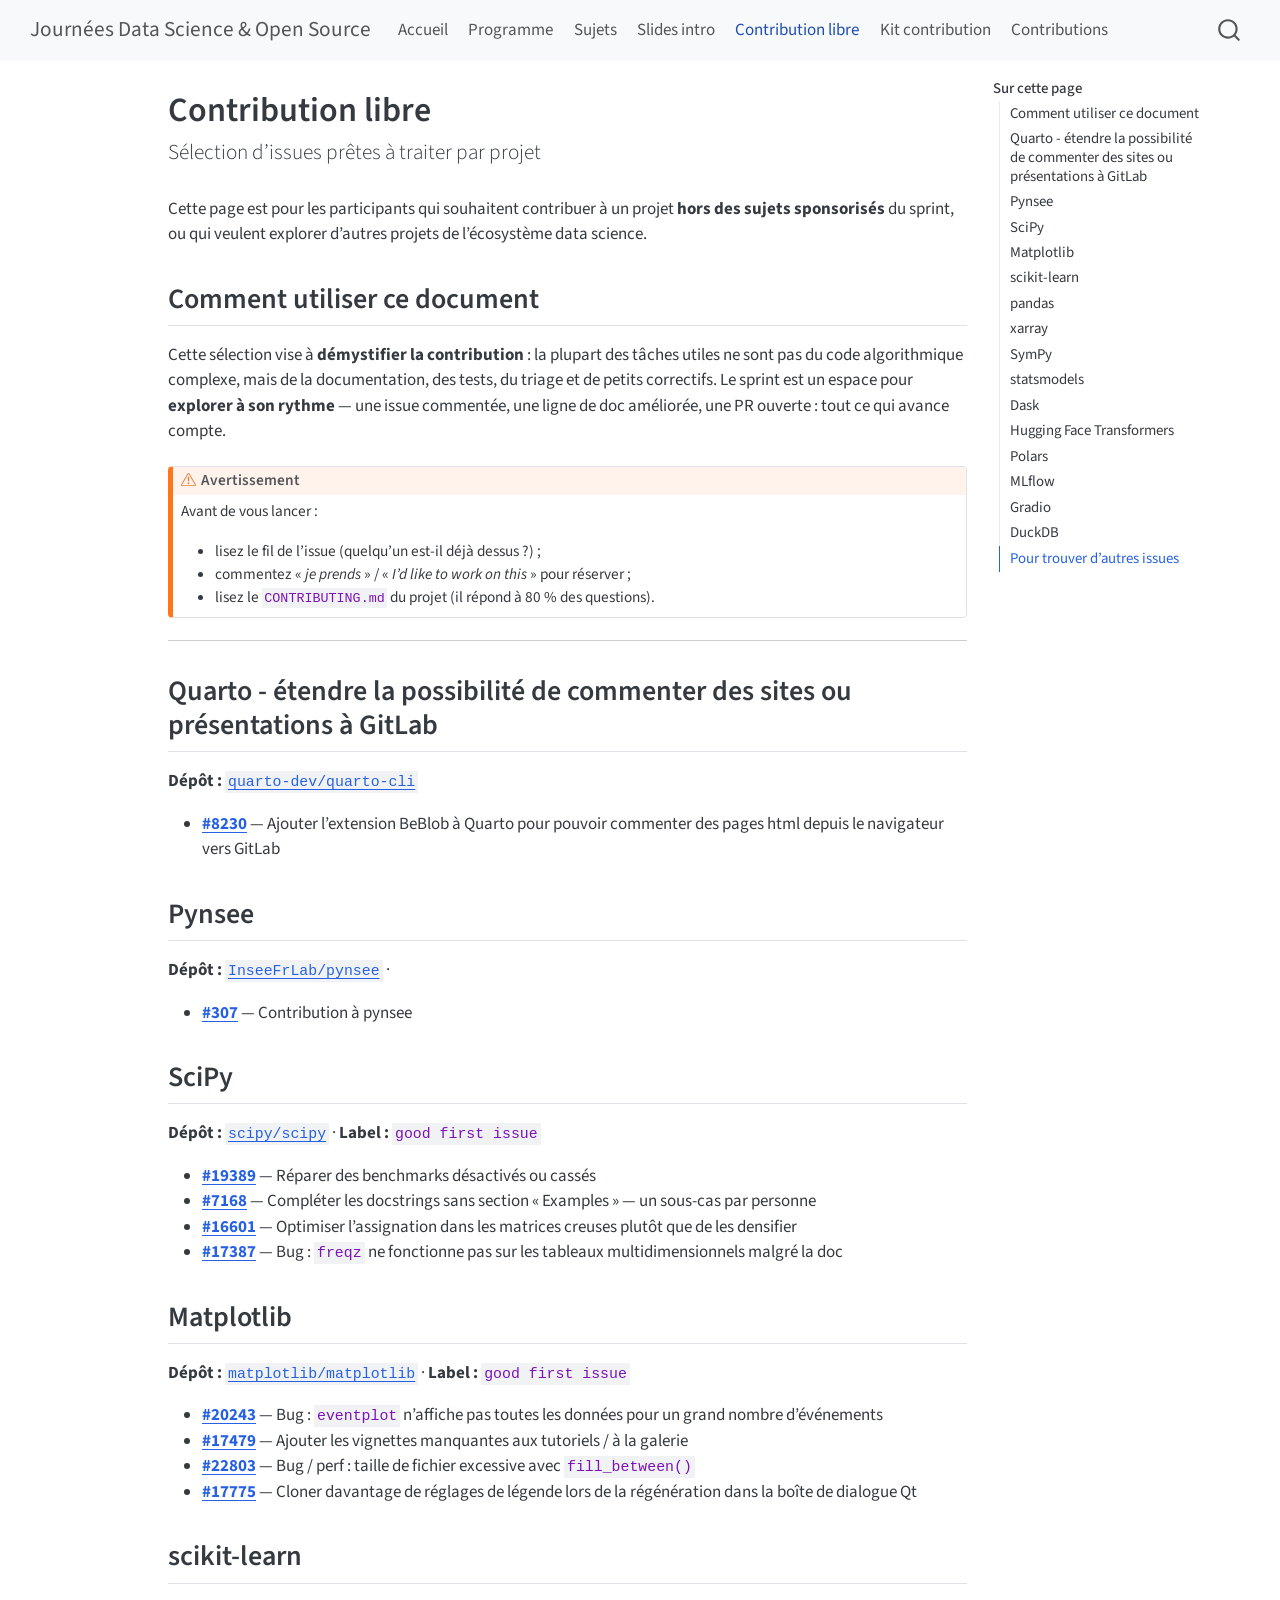
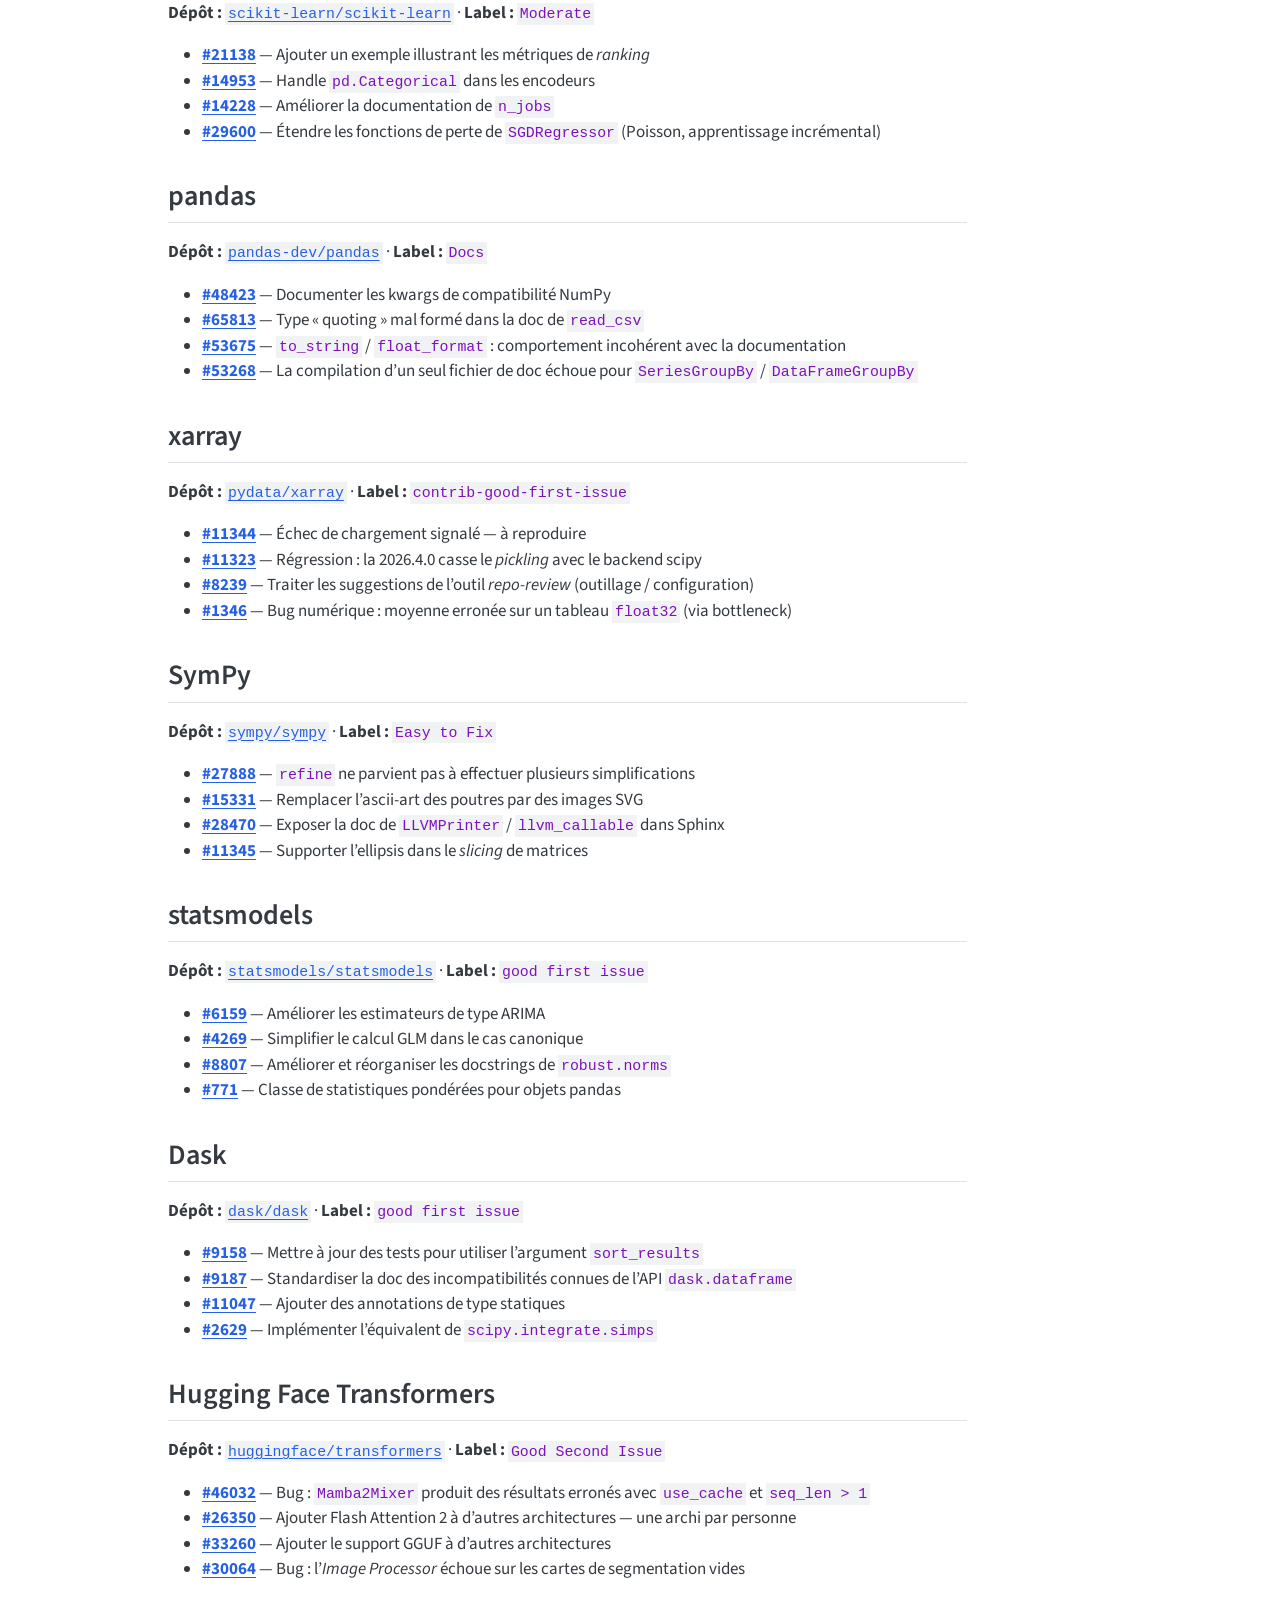
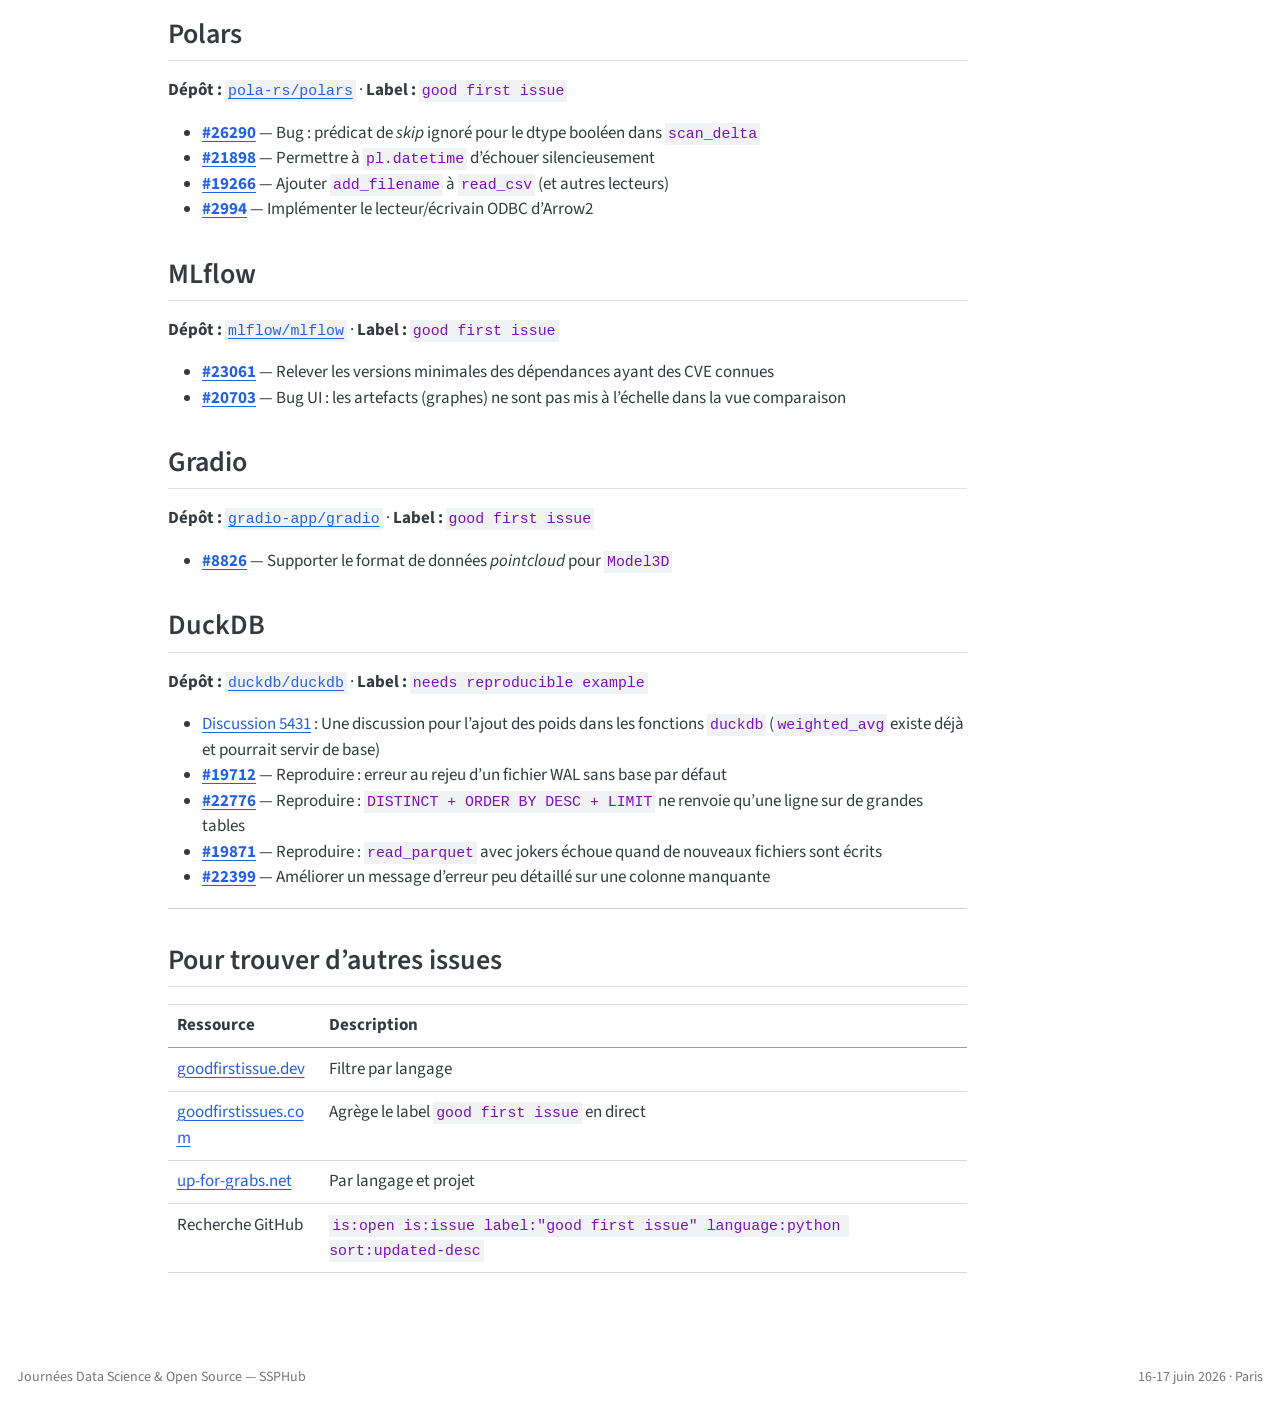
<file: divers.html>
<!DOCTYPE html>
<html xmlns="http://www.w3.org/1999/xhtml" lang="fr" xml:lang="fr"><head>

<meta charset="utf-8">
<meta name="generator" content="quarto-1.9.38">

<meta name="viewport" content="width=device-width, initial-scale=1.0, user-scalable=yes">


<title>Contribution libre – Journées Data Science &amp; Open Source</title>
<style>
/* Default styles provided by pandoc.
** See https://pandoc.org/MANUAL.html#variables-for-html for config info.
*/
code{white-space: pre-wrap;}
span.smallcaps{font-variant: small-caps;}
div.columns{display: flex; gap: min(4vw, 1.5em);}
div.column{flex: auto; overflow-x: auto;}
div.hanging-indent{margin-left: 1.5em; text-indent: -1.5em;}
ul.task-list{list-style: none;}
ul.task-list li input[type="checkbox"] {
  width: 0.8em;
  margin: 0 0.8em 0.2em -1em; /* quarto-specific, see https://github.com/quarto-dev/quarto-cli/issues/4556 */ 
  vertical-align: middle;
}
</style>


<script src="site_libs/quarto-nav/quarto-nav.js"></script>
<script src="site_libs/quarto-nav/headroom.min.js"></script>
<script src="site_libs/clipboard/clipboard.min.js"></script>
<script src="site_libs/quarto-search/autocomplete.umd.js"></script>
<script src="site_libs/quarto-search/fuse.min.js"></script>
<script src="site_libs/quarto-search/quarto-search.js"></script>
<meta name="quarto:offset" content="./">
<script src="site_libs/quarto-html/quarto.js" type="module"></script>
<script src="site_libs/quarto-html/tabsets/tabsets.js" type="module"></script>
<script src="site_libs/quarto-html/popper.min.js"></script>
<script src="site_libs/quarto-html/tippy.umd.min.js"></script>
<script src="site_libs/quarto-html/anchor.min.js"></script>
<link href="site_libs/quarto-html/tippy.css" rel="stylesheet">
<link href="site_libs/quarto-html/quarto-syntax-highlighting-15634bcf2e68342d4ad2dfa704d543f6.css" rel="stylesheet" id="quarto-text-highlighting-styles">
<script src="site_libs/bootstrap/bootstrap.min.js"></script>
<link href="site_libs/bootstrap/bootstrap-icons.css" rel="stylesheet">
<link href="site_libs/bootstrap/bootstrap-bba5ebae505b5c03f3f0d8040a416a6b.min.css" rel="stylesheet" append-hash="true" id="quarto-bootstrap" data-mode="light">
<script id="quarto-search-options" type="application/json">{
  "location": "navbar",
  "copy-button": false,
  "collapse-after": 3,
  "panel-placement": "end",
  "type": "overlay",
  "limit": 50,
  "keyboard-shortcut": [
    "f",
    "/",
    "s"
  ],
  "show-item-context": false,
  "language": {
    "search-no-results-text": "Pas de résultats",
    "search-matching-documents-text": "documents trouvés",
    "search-copy-link-title": "Copier le lien vers la recherche",
    "search-hide-matches-text": "Cacher les correspondances additionnelles",
    "search-more-match-text": "correspondance de plus dans ce document",
    "search-more-matches-text": "correspondances de plus dans ce document",
    "search-clear-button-title": "Effacer",
    "search-text-placeholder": "",
    "search-detached-cancel-button-title": "Annuler",
    "search-submit-button-title": "Envoyer",
    "search-label": "Recherche"
  }
}</script>


<link rel="stylesheet" href="styles.css">
</head>

<body class="nav-fixed quarto-light">

<div id="quarto-search-results"></div>
  <header id="quarto-header" class="headroom fixed-top">
    <nav class="navbar navbar-expand-lg " data-bs-theme="dark">
      <div class="navbar-container container-fluid">
      <div class="navbar-brand-container mx-auto">
    <a class="navbar-brand" href="./index.html">
    <span class="navbar-title">Journées Data Science &amp; Open Source</span>
    </a>
  </div>
            <div id="quarto-search" class="" title="Recherche"></div>
          <button class="navbar-toggler" type="button" data-bs-toggle="collapse" data-bs-target="#navbarCollapse" aria-controls="navbarCollapse" role="menu" aria-expanded="false" aria-label="Basculer la navigation" onclick="if (window.quartoToggleHeadroom) { window.quartoToggleHeadroom(); }">
  <span class="navbar-toggler-icon"></span>
</button>
          <div class="collapse navbar-collapse" id="navbarCollapse">
            <ul class="navbar-nav navbar-nav-scroll me-auto">
  <li class="nav-item">
    <a class="nav-link" href="./index.html"> 
<span class="menu-text">Accueil</span></a>
  </li>  
  <li class="nav-item">
    <a class="nav-link" href="./programme.html"> 
<span class="menu-text">Programme</span></a>
  </li>  
  <li class="nav-item">
    <a class="nav-link" href="./sujets.html"> 
<span class="menu-text">Sujets</span></a>
  </li>  
  <li class="nav-item">
    <a class="nav-link" href="./intro.html" target="_blank"> 
<span class="menu-text">Slides intro</span></a>
  </li>  
  <li class="nav-item">
    <a class="nav-link active" href="./divers.html" aria-current="page"> 
<span class="menu-text">Contribution libre</span></a>
  </li>  
  <li class="nav-item">
    <a class="nav-link" href="./git-guide.html"> 
<span class="menu-text">Kit contribution</span></a>
  </li>  
  <li class="nav-item">
    <a class="nav-link" href="./contributions.html"> 
<span class="menu-text">Contributions</span></a>
  </li>  
</ul>
          </div> <!-- /navcollapse -->
            <div class="quarto-navbar-tools">
</div>
      </div> <!-- /container-fluid -->
    </nav>
</header>
<!-- content -->
<div id="quarto-content" class="quarto-container page-columns page-rows-contents page-layout-article page-navbar">
<!-- sidebar -->
<!-- margin-sidebar -->
    <div id="quarto-margin-sidebar" class="sidebar margin-sidebar">
        <nav id="TOC" role="doc-toc" class="toc-active">
    <h2 id="toc-title">Sur cette page</h2>
   
  <ul>
  <li><a href="#comment-utiliser-ce-document" id="toc-comment-utiliser-ce-document" class="nav-link active" data-scroll-target="#comment-utiliser-ce-document">Comment utiliser ce document</a></li>
  <li><a href="#quarto---étendre-la-possibilité-de-commenter-des-sites-ou-présentations-à-gitlab" id="toc-quarto---étendre-la-possibilité-de-commenter-des-sites-ou-présentations-à-gitlab" class="nav-link" data-scroll-target="#quarto---étendre-la-possibilité-de-commenter-des-sites-ou-présentations-à-gitlab">Quarto - étendre la possibilité de commenter des sites ou présentations à GitLab</a></li>
  <li><a href="#pynsee" id="toc-pynsee" class="nav-link" data-scroll-target="#pynsee">Pynsee</a></li>
  <li><a href="#scipy" id="toc-scipy" class="nav-link" data-scroll-target="#scipy">SciPy</a></li>
  <li><a href="#matplotlib" id="toc-matplotlib" class="nav-link" data-scroll-target="#matplotlib">Matplotlib</a></li>
  <li><a href="#scikit-learn" id="toc-scikit-learn" class="nav-link" data-scroll-target="#scikit-learn">scikit-learn</a></li>
  <li><a href="#pandas" id="toc-pandas" class="nav-link" data-scroll-target="#pandas">pandas</a></li>
  <li><a href="#xarray" id="toc-xarray" class="nav-link" data-scroll-target="#xarray">xarray</a></li>
  <li><a href="#sympy" id="toc-sympy" class="nav-link" data-scroll-target="#sympy">SymPy</a></li>
  <li><a href="#statsmodels" id="toc-statsmodels" class="nav-link" data-scroll-target="#statsmodels">statsmodels</a></li>
  <li><a href="#dask" id="toc-dask" class="nav-link" data-scroll-target="#dask">Dask</a></li>
  <li><a href="#hugging-face-transformers" id="toc-hugging-face-transformers" class="nav-link" data-scroll-target="#hugging-face-transformers">Hugging Face Transformers</a></li>
  <li><a href="#polars" id="toc-polars" class="nav-link" data-scroll-target="#polars">Polars</a></li>
  <li><a href="#mlflow" id="toc-mlflow" class="nav-link" data-scroll-target="#mlflow">MLflow</a></li>
  <li><a href="#gradio" id="toc-gradio" class="nav-link" data-scroll-target="#gradio">Gradio</a></li>
  <li><a href="#duckdb" id="toc-duckdb" class="nav-link" data-scroll-target="#duckdb">DuckDB</a></li>
  <li><a href="#pour-trouver-dautres-issues" id="toc-pour-trouver-dautres-issues" class="nav-link" data-scroll-target="#pour-trouver-dautres-issues">Pour trouver d’autres issues</a></li>
  </ul>
</nav>
    </div>
<!-- main -->
<main class="content" id="quarto-document-content">

<header id="title-block-header" class="quarto-title-block default">
<div class="quarto-title">
<h1 class="title">Contribution libre</h1>
<p class="subtitle lead">Sélection d’issues prêtes à traiter par projet</p>
</div>



<div class="quarto-title-meta">

    
  
    
  </div>
  


</header>


<p>Cette page est pour les participants qui souhaitent contribuer à un projet <strong>hors des sujets sponsorisés</strong> du sprint, ou qui veulent explorer d’autres projets de l’écosystème data science.</p>
<section id="comment-utiliser-ce-document" class="level2 unnumbered">
<h2 class="unnumbered anchored" data-anchor-id="comment-utiliser-ce-document">Comment utiliser ce document</h2>
<p>Cette sélection vise à <strong>démystifier la contribution</strong> : la plupart des tâches utiles ne sont pas du code algorithmique complexe, mais de la documentation, des tests, du triage et de petits correctifs. Le sprint est un espace pour <strong>explorer à son rythme</strong> — une issue commentée, une ligne de doc améliorée, une PR ouverte : tout ce qui avance compte.</p>
<div class="callout callout-style-default callout-warning callout-titled">
<div class="callout-header d-flex align-content-center">
<div class="callout-icon-container">
<i class="callout-icon"></i>
</div>
<div class="callout-title-container flex-fill">
Avertissement
</div>
</div>
<div class="callout-body-container callout-body">
<p>Avant de vous lancer :</p>
<ul>
<li>lisez le fil de l’issue (quelqu’un est-il déjà dessus ?) ;</li>
<li>commentez « <em>je prends</em> » / « <em>I’d like to work on this</em> » pour réserver ;</li>
<li>lisez le <code>CONTRIBUTING.md</code> du projet (il répond à 80 % des questions).</li>
</ul>
</div>
</div>
<hr>
</section>
<section id="quarto---étendre-la-possibilité-de-commenter-des-sites-ou-présentations-à-gitlab" class="level2">
<h2 class="anchored" data-anchor-id="quarto---étendre-la-possibilité-de-commenter-des-sites-ou-présentations-à-gitlab">Quarto - étendre la possibilité de commenter des sites ou présentations à GitLab</h2>
<p><strong>Dépôt :</strong> <a href="github.com/quarto-dev/quarto-cli"><code>quarto-dev/quarto-cli</code></a></p>
<ul>
<li><a href="https://github.com/orgs/quarto-dev/discussions/8230"><strong>#8230</strong></a> — Ajouter l’extension BeBlob à Quarto pour pouvoir commenter des pages html depuis le navigateur vers GitLab</li>
</ul>
</section>
<section id="pynsee" class="level2">
<h2 class="anchored" data-anchor-id="pynsee">Pynsee</h2>
<p><strong>Dépôt :</strong> <a href="https://github.com/InseeFrLab/pynsee"><code>InseeFrLab/pynsee</code></a> ·</p>
<ul>
<li><a href="https://github.com/InseeFrLab/pynsee/issues/307"><strong>#307</strong></a> — Contribution à pynsee</li>
</ul>
</section>
<section id="scipy" class="level2">
<h2 class="anchored" data-anchor-id="scipy">SciPy</h2>
<p><strong>Dépôt :</strong> <a href="https://github.com/scipy/scipy"><code>scipy/scipy</code></a> · <strong>Label :</strong> <code>good first issue</code></p>
<ul>
<li><a href="https://github.com/scipy/scipy/issues/19389"><strong>#19389</strong></a> — Réparer des benchmarks désactivés ou cassés</li>
<li><a href="https://github.com/scipy/scipy/issues/7168"><strong>#7168</strong></a> — Compléter les docstrings sans section « Examples » — un sous-cas par personne</li>
<li><a href="https://github.com/scipy/scipy/issues/16601"><strong>#16601</strong></a> — Optimiser l’assignation dans les matrices creuses plutôt que de les densifier</li>
<li><a href="https://github.com/scipy/scipy/issues/17387"><strong>#17387</strong></a> — Bug : <code>freqz</code> ne fonctionne pas sur les tableaux multidimensionnels malgré la doc</li>
</ul>
</section>
<section id="matplotlib" class="level2">
<h2 class="anchored" data-anchor-id="matplotlib">Matplotlib</h2>
<p><strong>Dépôt :</strong> <a href="https://github.com/matplotlib/matplotlib"><code>matplotlib/matplotlib</code></a> · <strong>Label :</strong> <code>good first issue</code></p>
<ul>
<li><a href="https://github.com/matplotlib/matplotlib/issues/20243"><strong>#20243</strong></a> — Bug : <code>eventplot</code> n’affiche pas toutes les données pour un grand nombre d’événements</li>
<li><a href="https://github.com/matplotlib/matplotlib/issues/17479"><strong>#17479</strong></a> — Ajouter les vignettes manquantes aux tutoriels / à la galerie</li>
<li><a href="https://github.com/matplotlib/matplotlib/issues/22803"><strong>#22803</strong></a> — Bug / perf : taille de fichier excessive avec <code>fill_between()</code></li>
<li><a href="https://github.com/matplotlib/matplotlib/issues/17775"><strong>#17775</strong></a> — Cloner davantage de réglages de légende lors de la régénération dans la boîte de dialogue Qt</li>
</ul>
</section>
<section id="scikit-learn" class="level2">
<h2 class="anchored" data-anchor-id="scikit-learn">scikit-learn</h2>
<p><strong>Dépôt :</strong> <a href="https://github.com/scikit-learn/scikit-learn"><code>scikit-learn/scikit-learn</code></a> · <strong>Label :</strong> <code>Moderate</code></p>
<ul>
<li><a href="https://github.com/scikit-learn/scikit-learn/issues/21138"><strong>#21138</strong></a> — Ajouter un exemple illustrant les métriques de <em>ranking</em></li>
<li><a href="https://github.com/scikit-learn/scikit-learn/issues/14953"><strong>#14953</strong></a> — Handle <code>pd.Categorical</code> dans les encodeurs</li>
<li><a href="https://github.com/scikit-learn/scikit-learn/issues/14228"><strong>#14228</strong></a> — Améliorer la documentation de <code>n_jobs</code></li>
<li><a href="https://github.com/scikit-learn/scikit-learn/issues/29600"><strong>#29600</strong></a> — Étendre les fonctions de perte de <code>SGDRegressor</code> (Poisson, apprentissage incrémental)</li>
</ul>
</section>
<section id="pandas" class="level2">
<h2 class="anchored" data-anchor-id="pandas">pandas</h2>
<p><strong>Dépôt :</strong> <a href="https://github.com/pandas-dev/pandas"><code>pandas-dev/pandas</code></a> · <strong>Label :</strong> <code>Docs</code></p>
<ul>
<li><a href="https://github.com/pandas-dev/pandas/issues/48423"><strong>#48423</strong></a> — Documenter les kwargs de compatibilité NumPy</li>
<li><a href="https://github.com/pandas-dev/pandas/issues/65813"><strong>#65813</strong></a> — Type « quoting » mal formé dans la doc de <code>read_csv</code></li>
<li><a href="https://github.com/pandas-dev/pandas/issues/53675"><strong>#53675</strong></a> — <code>to_string</code> / <code>float_format</code> : comportement incohérent avec la documentation</li>
<li><a href="https://github.com/pandas-dev/pandas/issues/53268"><strong>#53268</strong></a> — La compilation d’un seul fichier de doc échoue pour <code>SeriesGroupBy</code> / <code>DataFrameGroupBy</code></li>
</ul>
</section>
<section id="xarray" class="level2">
<h2 class="anchored" data-anchor-id="xarray">xarray</h2>
<p><strong>Dépôt :</strong> <a href="https://github.com/pydata/xarray"><code>pydata/xarray</code></a> · <strong>Label :</strong> <code>contrib-good-first-issue</code></p>
<ul>
<li><a href="https://github.com/pydata/xarray/issues/11344"><strong>#11344</strong></a> — Échec de chargement signalé — à reproduire</li>
<li><a href="https://github.com/pydata/xarray/issues/11323"><strong>#11323</strong></a> — Régression : la 2026.4.0 casse le <em>pickling</em> avec le backend scipy</li>
<li><a href="https://github.com/pydata/xarray/issues/8239"><strong>#8239</strong></a> — Traiter les suggestions de l’outil <em>repo-review</em> (outillage / configuration)</li>
<li><a href="https://github.com/pydata/xarray/issues/1346"><strong>#1346</strong></a> — Bug numérique : moyenne erronée sur un tableau <code>float32</code> (via bottleneck)</li>
</ul>
</section>
<section id="sympy" class="level2">
<h2 class="anchored" data-anchor-id="sympy">SymPy</h2>
<p><strong>Dépôt :</strong> <a href="https://github.com/sympy/sympy"><code>sympy/sympy</code></a> · <strong>Label :</strong> <code>Easy to Fix</code></p>
<ul>
<li><a href="https://github.com/sympy/sympy/issues/27888"><strong>#27888</strong></a> — <code>refine</code> ne parvient pas à effectuer plusieurs simplifications</li>
<li><a href="https://github.com/sympy/sympy/issues/15331"><strong>#15331</strong></a> — Remplacer l’ascii-art des poutres par des images SVG</li>
<li><a href="https://github.com/sympy/sympy/issues/28470"><strong>#28470</strong></a> — Exposer la doc de <code>LLVMPrinter</code> / <code>llvm_callable</code> dans Sphinx</li>
<li><a href="https://github.com/sympy/sympy/issues/11345"><strong>#11345</strong></a> — Supporter l’ellipsis dans le <em>slicing</em> de matrices</li>
</ul>
</section>
<section id="statsmodels" class="level2">
<h2 class="anchored" data-anchor-id="statsmodels">statsmodels</h2>
<p><strong>Dépôt :</strong> <a href="https://github.com/statsmodels/statsmodels"><code>statsmodels/statsmodels</code></a> · <strong>Label :</strong> <code>good first issue</code></p>
<ul>
<li><a href="https://github.com/statsmodels/statsmodels/issues/6159"><strong>#6159</strong></a> — Améliorer les estimateurs de type ARIMA</li>
<li><a href="https://github.com/statsmodels/statsmodels/issues/4269"><strong>#4269</strong></a> — Simplifier le calcul GLM dans le cas canonique</li>
<li><a href="https://github.com/statsmodels/statsmodels/issues/8807"><strong>#8807</strong></a> — Améliorer et réorganiser les docstrings de <code>robust.norms</code></li>
<li><a href="https://github.com/statsmodels/statsmodels/issues/771"><strong>#771</strong></a> — Classe de statistiques pondérées pour objets pandas</li>
</ul>
</section>
<section id="dask" class="level2">
<h2 class="anchored" data-anchor-id="dask">Dask</h2>
<p><strong>Dépôt :</strong> <a href="https://github.com/dask/dask"><code>dask/dask</code></a> · <strong>Label :</strong> <code>good first issue</code></p>
<ul>
<li><a href="https://github.com/dask/dask/issues/9158"><strong>#9158</strong></a> — Mettre à jour des tests pour utiliser l’argument <code>sort_results</code></li>
<li><a href="https://github.com/dask/dask/issues/9187"><strong>#9187</strong></a> — Standardiser la doc des incompatibilités connues de l’API <code>dask.dataframe</code></li>
<li><a href="https://github.com/dask/dask/issues/11047"><strong>#11047</strong></a> — Ajouter des annotations de type statiques</li>
<li><a href="https://github.com/dask/dask/issues/2629"><strong>#2629</strong></a> — Implémenter l’équivalent de <code>scipy.integrate.simps</code></li>
</ul>
</section>
<section id="hugging-face-transformers" class="level2">
<h2 class="anchored" data-anchor-id="hugging-face-transformers">Hugging Face Transformers</h2>
<p><strong>Dépôt :</strong> <a href="https://github.com/huggingface/transformers"><code>huggingface/transformers</code></a> · <strong>Label :</strong> <code>Good Second Issue</code></p>
<ul>
<li><a href="https://github.com/huggingface/transformers/issues/46032"><strong>#46032</strong></a> — Bug : <code>Mamba2Mixer</code> produit des résultats erronés avec <code>use_cache</code> et <code>seq_len &gt; 1</code></li>
<li><a href="https://github.com/huggingface/transformers/issues/26350"><strong>#26350</strong></a> — Ajouter Flash Attention 2 à d’autres architectures — une archi par personne</li>
<li><a href="https://github.com/huggingface/transformers/issues/33260"><strong>#33260</strong></a> — Ajouter le support GGUF à d’autres architectures</li>
<li><a href="https://github.com/huggingface/transformers/issues/30064"><strong>#30064</strong></a> — Bug : l’<em>Image Processor</em> échoue sur les cartes de segmentation vides</li>
</ul>
</section>
<section id="polars" class="level2">
<h2 class="anchored" data-anchor-id="polars">Polars</h2>
<p><strong>Dépôt :</strong> <a href="https://github.com/pola-rs/polars"><code>pola-rs/polars</code></a> · <strong>Label :</strong> <code>good first issue</code></p>
<ul>
<li><a href="https://github.com/pola-rs/polars/issues/26290"><strong>#26290</strong></a> — Bug : prédicat de <em>skip</em> ignoré pour le dtype booléen dans <code>scan_delta</code></li>
<li><a href="https://github.com/pola-rs/polars/issues/21898"><strong>#21898</strong></a> — Permettre à <code>pl.datetime</code> d’échouer silencieusement</li>
<li><a href="https://github.com/pola-rs/polars/issues/19266"><strong>#19266</strong></a> — Ajouter <code>add_filename</code> à <code>read_csv</code> (et autres lecteurs)</li>
<li><a href="https://github.com/pola-rs/polars/issues/2994"><strong>#2994</strong></a> — Implémenter le lecteur/écrivain ODBC d’Arrow2</li>
</ul>
</section>
<section id="mlflow" class="level2">
<h2 class="anchored" data-anchor-id="mlflow">MLflow</h2>
<p><strong>Dépôt :</strong> <a href="https://github.com/mlflow/mlflow"><code>mlflow/mlflow</code></a> · <strong>Label :</strong> <code>good first issue</code></p>
<ul>
<li><a href="https://github.com/mlflow/mlflow/issues/23061"><strong>#23061</strong></a> — Relever les versions minimales des dépendances ayant des CVE connues</li>
<li><a href="https://github.com/mlflow/mlflow/issues/20703"><strong>#20703</strong></a> — Bug UI : les artefacts (graphes) ne sont pas mis à l’échelle dans la vue comparaison</li>
</ul>
</section>
<section id="gradio" class="level2">
<h2 class="anchored" data-anchor-id="gradio">Gradio</h2>
<p><strong>Dépôt :</strong> <a href="https://github.com/gradio-app/gradio"><code>gradio-app/gradio</code></a> · <strong>Label :</strong> <code>good first issue</code></p>
<ul>
<li><a href="https://github.com/gradio-app/gradio/issues/8826"><strong>#8826</strong></a> — Supporter le format de données <em>pointcloud</em> pour <code>Model3D</code></li>
</ul>
</section>
<section id="duckdb" class="level2">
<h2 class="anchored" data-anchor-id="duckdb">DuckDB</h2>
<p><strong>Dépôt :</strong> <a href="https://github.com/duckdb/duckdb"><code>duckdb/duckdb</code></a> · <strong>Label :</strong> <code>needs reproducible example</code></p>
<ul>
<li><a href="https://github.com/duckdb/duckdb/discussions/5431">Discussion 5431</a> : Une discussion pour l’ajout des poids dans les fonctions <code>duckdb</code> (<code>weighted_avg</code> existe déjà et pourrait servir de base)</li>
<li><a href="https://github.com/duckdb/duckdb/issues/19712"><strong>#19712</strong></a> — Reproduire : erreur au rejeu d’un fichier WAL sans base par défaut</li>
<li><a href="https://github.com/duckdb/duckdb/issues/22776"><strong>#22776</strong></a> — Reproduire : <code>DISTINCT + ORDER BY DESC + LIMIT</code> ne renvoie qu’une ligne sur de grandes tables</li>
<li><a href="https://github.com/duckdb/duckdb/issues/19871"><strong>#19871</strong></a> — Reproduire : <code>read_parquet</code> avec jokers échoue quand de nouveaux fichiers sont écrits</li>
<li><a href="https://github.com/duckdb/duckdb/issues/22399"><strong>#22399</strong></a> — Améliorer un message d’erreur peu détaillé sur une colonne manquante</li>
</ul>
<hr>
</section>
<section id="pour-trouver-dautres-issues" class="level2 unnumbered">
<h2 class="unnumbered anchored" data-anchor-id="pour-trouver-dautres-issues">Pour trouver d’autres issues</h2>
<table class="caption-top table">
<thead>
<tr class="header">
<th>Ressource</th>
<th>Description</th>
</tr>
</thead>
<tbody>
<tr class="odd">
<td><a href="https://goodfirstissue.dev/language/python">goodfirstissue.dev</a></td>
<td>Filtre par langage</td>
</tr>
<tr class="even">
<td><a href="https://goodfirstissues.com/">goodfirstissues.com</a></td>
<td>Agrège le label <code>good first issue</code> en direct</td>
</tr>
<tr class="odd">
<td><a href="https://up-for-grabs.net/">up-for-grabs.net</a></td>
<td>Par langage et projet</td>
</tr>
<tr class="even">
<td>Recherche GitHub</td>
<td><code>is:open is:issue label:"good first issue" language:python sort:updated-desc</code></td>
</tr>
</tbody>
</table>


</section>

</main> <!-- /main -->
<script id="quarto-html-after-body" type="application/javascript">
  window.document.addEventListener("DOMContentLoaded", function (event) {
    const icon = "";
    const anchorJS = new window.AnchorJS();
    anchorJS.options = {
      placement: 'right',
      icon: icon
    };
    anchorJS.add('.anchored');
    const isCodeAnnotation = (el) => {
      for (const clz of el.classList) {
        if (clz.startsWith('code-annotation-')) {                     
          return true;
        }
      }
      return false;
    }
    const onCopySuccess = function(e) {
      // button target
      const button = e.trigger;
      // don't keep focus
      button.blur();
      // flash "checked"
      button.classList.add('code-copy-button-checked');
      var currentTitle = button.getAttribute("title");
      button.setAttribute("title", "Copié");
      let tooltip;
      if (window.bootstrap) {
        button.setAttribute("data-bs-toggle", "tooltip");
        button.setAttribute("data-bs-placement", "left");
        button.setAttribute("data-bs-title", "Copié");
        tooltip = new bootstrap.Tooltip(button, 
          { trigger: "manual", 
            customClass: "code-copy-button-tooltip",
            offset: [0, -8]});
        tooltip.show();    
      }
      setTimeout(function() {
        if (tooltip) {
          tooltip.hide();
          button.removeAttribute("data-bs-title");
          button.removeAttribute("data-bs-toggle");
          button.removeAttribute("data-bs-placement");
        }
        button.setAttribute("title", currentTitle);
        button.classList.remove('code-copy-button-checked');
      }, 1000);
      // clear code selection
      e.clearSelection();
    }
    const getTextToCopy = function(trigger) {
      const outerScaffold = trigger.parentElement.cloneNode(true);
      const codeEl = outerScaffold.querySelector('code');
      for (const childEl of codeEl.children) {
        if (isCodeAnnotation(childEl)) {
          childEl.remove();
        }
      }
      return codeEl.innerText;
    }
    const clipboard = new window.ClipboardJS('.code-copy-button:not([data-in-quarto-modal])', {
      text: getTextToCopy
    });
    clipboard.on('success', onCopySuccess);
    if (window.document.getElementById('quarto-embedded-source-code-modal')) {
      const clipboardModal = new window.ClipboardJS('.code-copy-button[data-in-quarto-modal]', {
        text: getTextToCopy,
        container: window.document.getElementById('quarto-embedded-source-code-modal')
      });
      clipboardModal.on('success', onCopySuccess);
    }
      var localhostRegex = new RegExp(/^(?:http|https):\/\/localhost\:?[0-9]*\//);
      var mailtoRegex = new RegExp(/^mailto:/);
        var filterRegex = new RegExp("https:\/\/InseeFrLab\.github\.io\/journees-datascience-opensource\/");
      var isInternal = (href) => {
          return filterRegex.test(href) || localhostRegex.test(href) || mailtoRegex.test(href);
      }
      // Inspect non-navigation links and adorn them if external
     var links = window.document.querySelectorAll('a[href]:not(.nav-link):not(.navbar-brand):not(.toc-action):not(.sidebar-link):not(.sidebar-item-toggle):not(.pagination-link):not(.no-external):not([aria-hidden]):not(.dropdown-item):not(.quarto-navigation-tool):not(.about-link)');
      for (var i=0; i<links.length; i++) {
        const link = links[i];
        if (!isInternal(link.href)) {
          // undo the damage that might have been done by quarto-nav.js in the case of
          // links that we want to consider external
          if (link.dataset.originalHref !== undefined) {
            link.href = link.dataset.originalHref;
          }
        }
      }
    function tippyHover(el, contentFn, onTriggerFn, onUntriggerFn) {
      const config = {
        allowHTML: true,
        maxWidth: 500,
        delay: 100,
        arrow: false,
        appendTo: function(el) {
            return el.parentElement;
        },
        interactive: true,
        interactiveBorder: 10,
        theme: 'quarto',
        placement: 'bottom-start',
      };
      if (contentFn) {
        config.content = contentFn;
      }
      if (onTriggerFn) {
        config.onTrigger = onTriggerFn;
      }
      if (onUntriggerFn) {
        config.onUntrigger = onUntriggerFn;
      }
      window.tippy(el, config); 
    }
    const noterefs = window.document.querySelectorAll('a[role="doc-noteref"]');
    for (var i=0; i<noterefs.length; i++) {
      const ref = noterefs[i];
      tippyHover(ref, function() {
        // use id or data attribute instead here
        let href = ref.getAttribute('data-footnote-href') || ref.getAttribute('href');
        try { href = new URL(href).hash; } catch {}
        const id = href.replace(/^#\/?/, "");
        const note = window.document.getElementById(id);
        if (note) {
          return note.innerHTML;
        } else {
          return "";
        }
      });
    }
    const xrefs = window.document.querySelectorAll('a.quarto-xref');
    const processXRef = (id, note) => {
      // Strip column container classes
      const stripColumnClz = (el) => {
        el.classList.remove("page-full", "page-columns");
        if (el.children) {
          for (const child of el.children) {
            stripColumnClz(child);
          }
        }
      }
      stripColumnClz(note)
      if (id === null || id.startsWith('sec-')) {
        // Special case sections, only their first couple elements
        const container = document.createElement("div");
        if (note.children && note.children.length > 2) {
          container.appendChild(note.children[0].cloneNode(true));
          for (let i = 1; i < note.children.length; i++) {
            const child = note.children[i];
            if (child.tagName === "P" && child.innerText === "") {
              continue;
            } else {
              container.appendChild(child.cloneNode(true));
              break;
            }
          }
          if (window.Quarto?.typesetMath) {
            window.Quarto.typesetMath(container);
          }
          return container.innerHTML
        } else {
          if (window.Quarto?.typesetMath) {
            window.Quarto.typesetMath(note);
          }
          return note.innerHTML;
        }
      } else {
        // Remove any anchor links if they are present
        const anchorLink = note.querySelector('a.anchorjs-link');
        if (anchorLink) {
          anchorLink.remove();
        }
        if (window.Quarto?.typesetMath) {
          window.Quarto.typesetMath(note);
        }
        if (note.classList.contains("callout")) {
          return note.outerHTML;
        } else {
          return note.innerHTML;
        }
      }
    }
    for (var i=0; i<xrefs.length; i++) {
      const xref = xrefs[i];
      tippyHover(xref, undefined, function(instance) {
        instance.disable();
        let url = xref.getAttribute('href');
        let hash = undefined; 
        if (url.startsWith('#')) {
          hash = url;
        } else {
          try { hash = new URL(url).hash; } catch {}
        }
        if (hash) {
          const id = hash.replace(/^#\/?/, "");
          const note = window.document.getElementById(id);
          if (note !== null) {
            try {
              const html = processXRef(id, note.cloneNode(true));
              instance.setContent(html);
            } finally {
              instance.enable();
              instance.show();
            }
          } else {
            // See if we can fetch this
            fetch(url.split('#')[0])
            .then(res => res.text())
            .then(html => {
              const parser = new DOMParser();
              const htmlDoc = parser.parseFromString(html, "text/html");
              const note = htmlDoc.getElementById(id);
              if (note !== null) {
                const html = processXRef(id, note);
                instance.setContent(html);
              } 
            }).finally(() => {
              instance.enable();
              instance.show();
            });
          }
        } else {
          // See if we can fetch a full url (with no hash to target)
          // This is a special case and we should probably do some content thinning / targeting
          fetch(url)
          .then(res => res.text())
          .then(html => {
            const parser = new DOMParser();
            const htmlDoc = parser.parseFromString(html, "text/html");
            const note = htmlDoc.querySelector('main.content');
            if (note !== null) {
              // This should only happen for chapter cross references
              // (since there is no id in the URL)
              // remove the first header
              if (note.children.length > 0 && note.children[0].tagName === "HEADER") {
                note.children[0].remove();
              }
              const html = processXRef(null, note);
              instance.setContent(html);
            } 
          }).finally(() => {
            instance.enable();
            instance.show();
          });
        }
      }, function(instance) {
      });
    }
        let selectedAnnoteEl;
        const selectorForAnnotation = ( cell, annotation) => {
          let cellAttr = 'data-code-cell="' + cell + '"';
          let lineAttr = 'data-code-annotation="' +  annotation + '"';
          const selector = 'span[' + cellAttr + '][' + lineAttr + ']';
          return selector;
        }
        const selectCodeLines = (annoteEl) => {
          const doc = window.document;
          const targetCell = annoteEl.getAttribute("data-target-cell");
          const targetAnnotation = annoteEl.getAttribute("data-target-annotation");
          const annoteSpan = window.document.querySelector(selectorForAnnotation(targetCell, targetAnnotation));
          const lines = annoteSpan.getAttribute("data-code-lines").split(",");
          const lineIds = lines.map((line) => {
            return targetCell + "-" + line;
          })
          let top = null;
          let height = null;
          let parent = null;
          if (lineIds.length > 0) {
              //compute the position of the single el (top and bottom and make a div)
              const el = window.document.getElementById(lineIds[0]);
              top = el.offsetTop;
              height = el.offsetHeight;
              parent = el.parentElement.parentElement;
            if (lineIds.length > 1) {
              const lastEl = window.document.getElementById(lineIds[lineIds.length - 1]);
              const bottom = lastEl.offsetTop + lastEl.offsetHeight;
              height = bottom - top;
            }
            if (top !== null && height !== null && parent !== null) {
              // cook up a div (if necessary) and position it 
              let div = window.document.getElementById("code-annotation-line-highlight");
              if (div === null) {
                div = window.document.createElement("div");
                div.setAttribute("id", "code-annotation-line-highlight");
                div.style.position = 'absolute';
                parent.appendChild(div);
              }
              div.style.top = top - 2 + "px";
              div.style.height = height + 4 + "px";
              div.style.left = 0;
              let gutterDiv = window.document.getElementById("code-annotation-line-highlight-gutter");
              if (gutterDiv === null) {
                gutterDiv = window.document.createElement("div");
                gutterDiv.setAttribute("id", "code-annotation-line-highlight-gutter");
                gutterDiv.style.position = 'absolute';
                const codeCell = window.document.getElementById(targetCell);
                const gutter = codeCell.querySelector('.code-annotation-gutter');
                gutter.appendChild(gutterDiv);
              }
              gutterDiv.style.top = top - 2 + "px";
              gutterDiv.style.height = height + 4 + "px";
            }
            selectedAnnoteEl = annoteEl;
          }
        };
        const unselectCodeLines = () => {
          const elementsIds = ["code-annotation-line-highlight", "code-annotation-line-highlight-gutter"];
          elementsIds.forEach((elId) => {
            const div = window.document.getElementById(elId);
            if (div) {
              div.remove();
            }
          });
          selectedAnnoteEl = undefined;
        };
          // Handle positioning of the toggle
      window.addEventListener(
        "resize",
        throttle(() => {
          elRect = undefined;
          if (selectedAnnoteEl) {
            selectCodeLines(selectedAnnoteEl);
          }
        }, 10)
      );
      function throttle(fn, ms) {
      let throttle = false;
      let timer;
        return (...args) => {
          if(!throttle) { // first call gets through
              fn.apply(this, args);
              throttle = true;
          } else { // all the others get throttled
              if(timer) clearTimeout(timer); // cancel #2
              timer = setTimeout(() => {
                fn.apply(this, args);
                timer = throttle = false;
              }, ms);
          }
        };
      }
        // Attach click handler to the DT
        const annoteDls = window.document.querySelectorAll('dt[data-target-cell]');
        for (const annoteDlNode of annoteDls) {
          annoteDlNode.addEventListener('click', (event) => {
            const clickedEl = event.target;
            if (clickedEl !== selectedAnnoteEl) {
              unselectCodeLines();
              const activeEl = window.document.querySelector('dt[data-target-cell].code-annotation-active');
              if (activeEl) {
                activeEl.classList.remove('code-annotation-active');
              }
              selectCodeLines(clickedEl);
              clickedEl.classList.add('code-annotation-active');
            } else {
              // Unselect the line
              unselectCodeLines();
              clickedEl.classList.remove('code-annotation-active');
            }
          });
        }
    const findCites = (el) => {
      const parentEl = el.parentElement;
      if (parentEl) {
        const cites = parentEl.dataset.cites;
        if (cites) {
          return {
            el,
            cites: cites.split(' ')
          };
        } else {
          return findCites(el.parentElement)
        }
      } else {
        return undefined;
      }
    };
    var bibliorefs = window.document.querySelectorAll('a[role="doc-biblioref"]');
    for (var i=0; i<bibliorefs.length; i++) {
      const ref = bibliorefs[i];
      const citeInfo = findCites(ref);
      if (citeInfo) {
        tippyHover(citeInfo.el, function() {
          var popup = window.document.createElement('div');
          citeInfo.cites.forEach(function(cite) {
            var citeDiv = window.document.createElement('div');
            citeDiv.classList.add('hanging-indent');
            citeDiv.classList.add('csl-entry');
            var biblioDiv = window.document.getElementById('ref-' + cite);
            if (biblioDiv) {
              citeDiv.innerHTML = biblioDiv.innerHTML;
            }
            popup.appendChild(citeDiv);
          });
          return popup.innerHTML;
        });
      }
    }
  });
  </script>
</div> <!-- /content -->
<footer class="footer">
  <div class="nav-footer">
    <div class="nav-footer-left">
<p>Journées Data Science &amp; Open Source — SSPHub</p>
</div>   
    <div class="nav-footer-center">
      &nbsp;
    </div>
    <div class="nav-footer-right">
<p>16-17 juin 2026 · Paris</p>
</div>
  </div>
</footer>




</body></html>
</file>
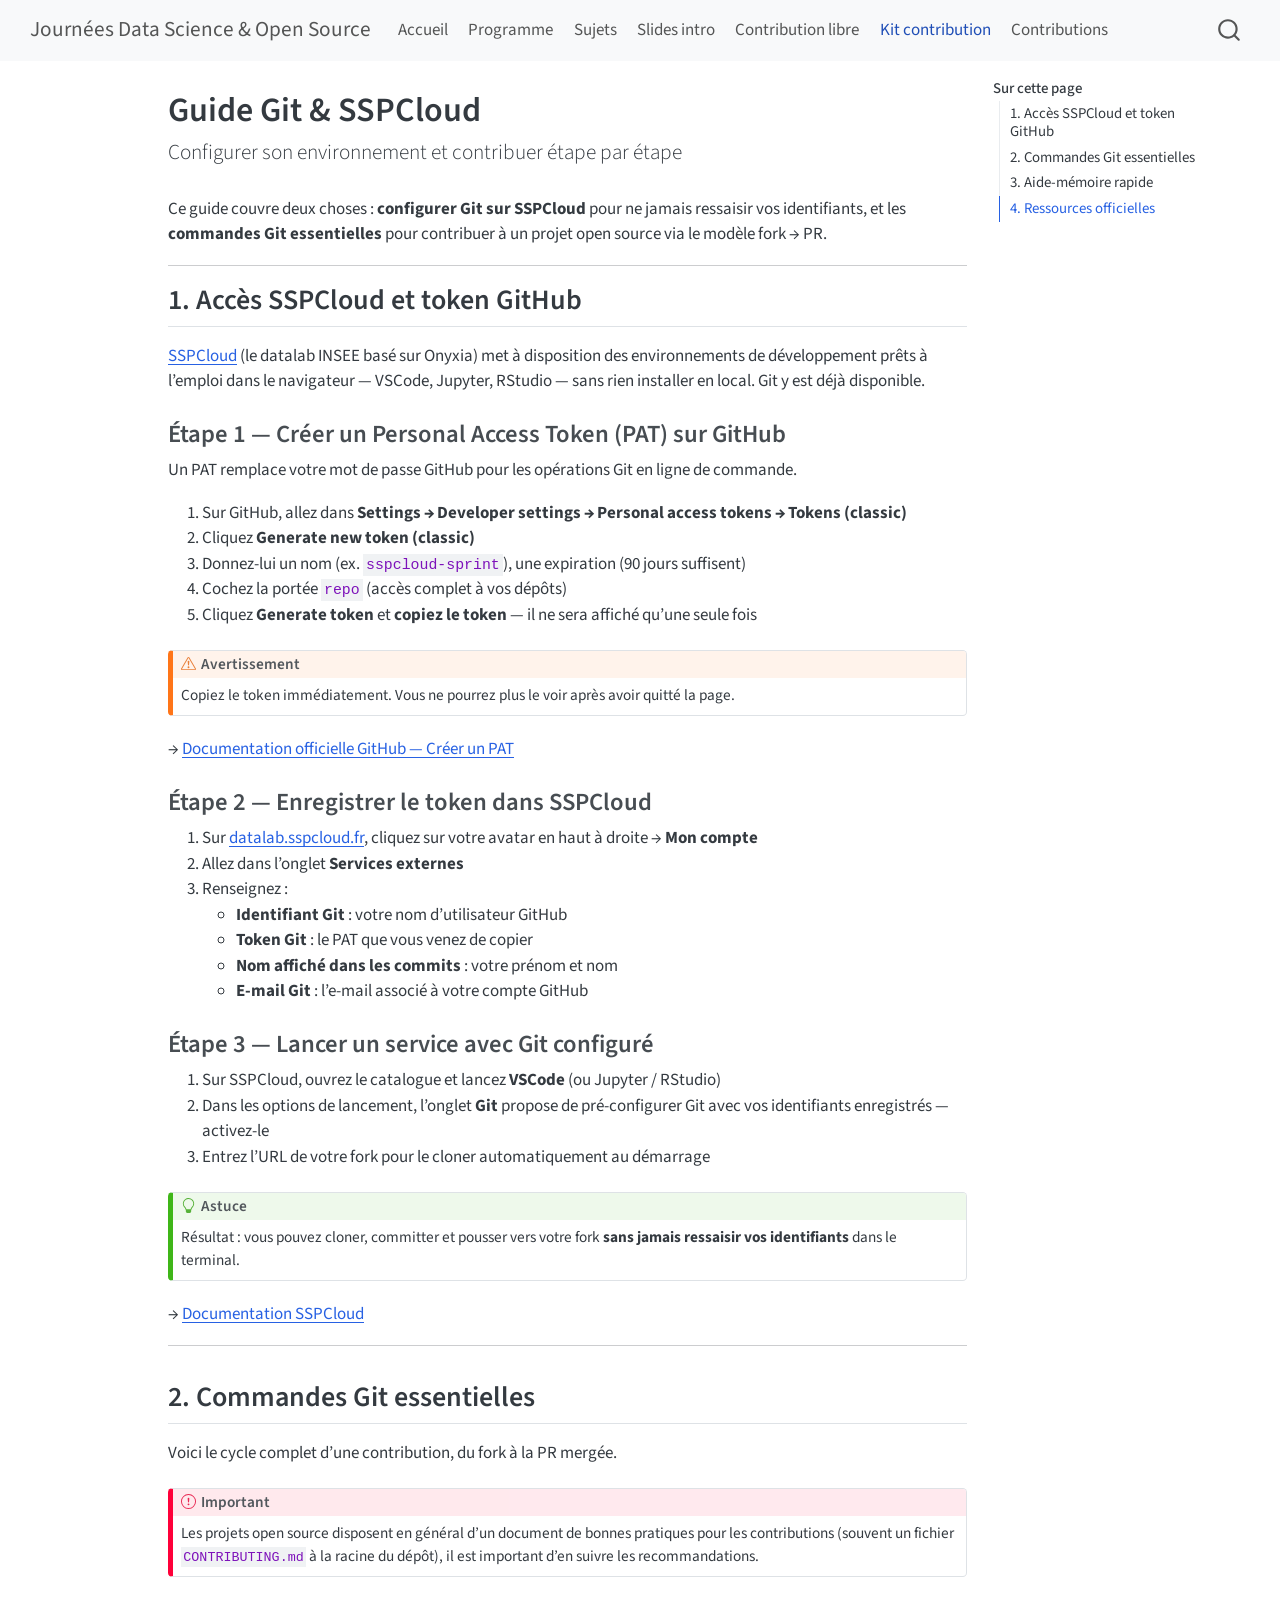
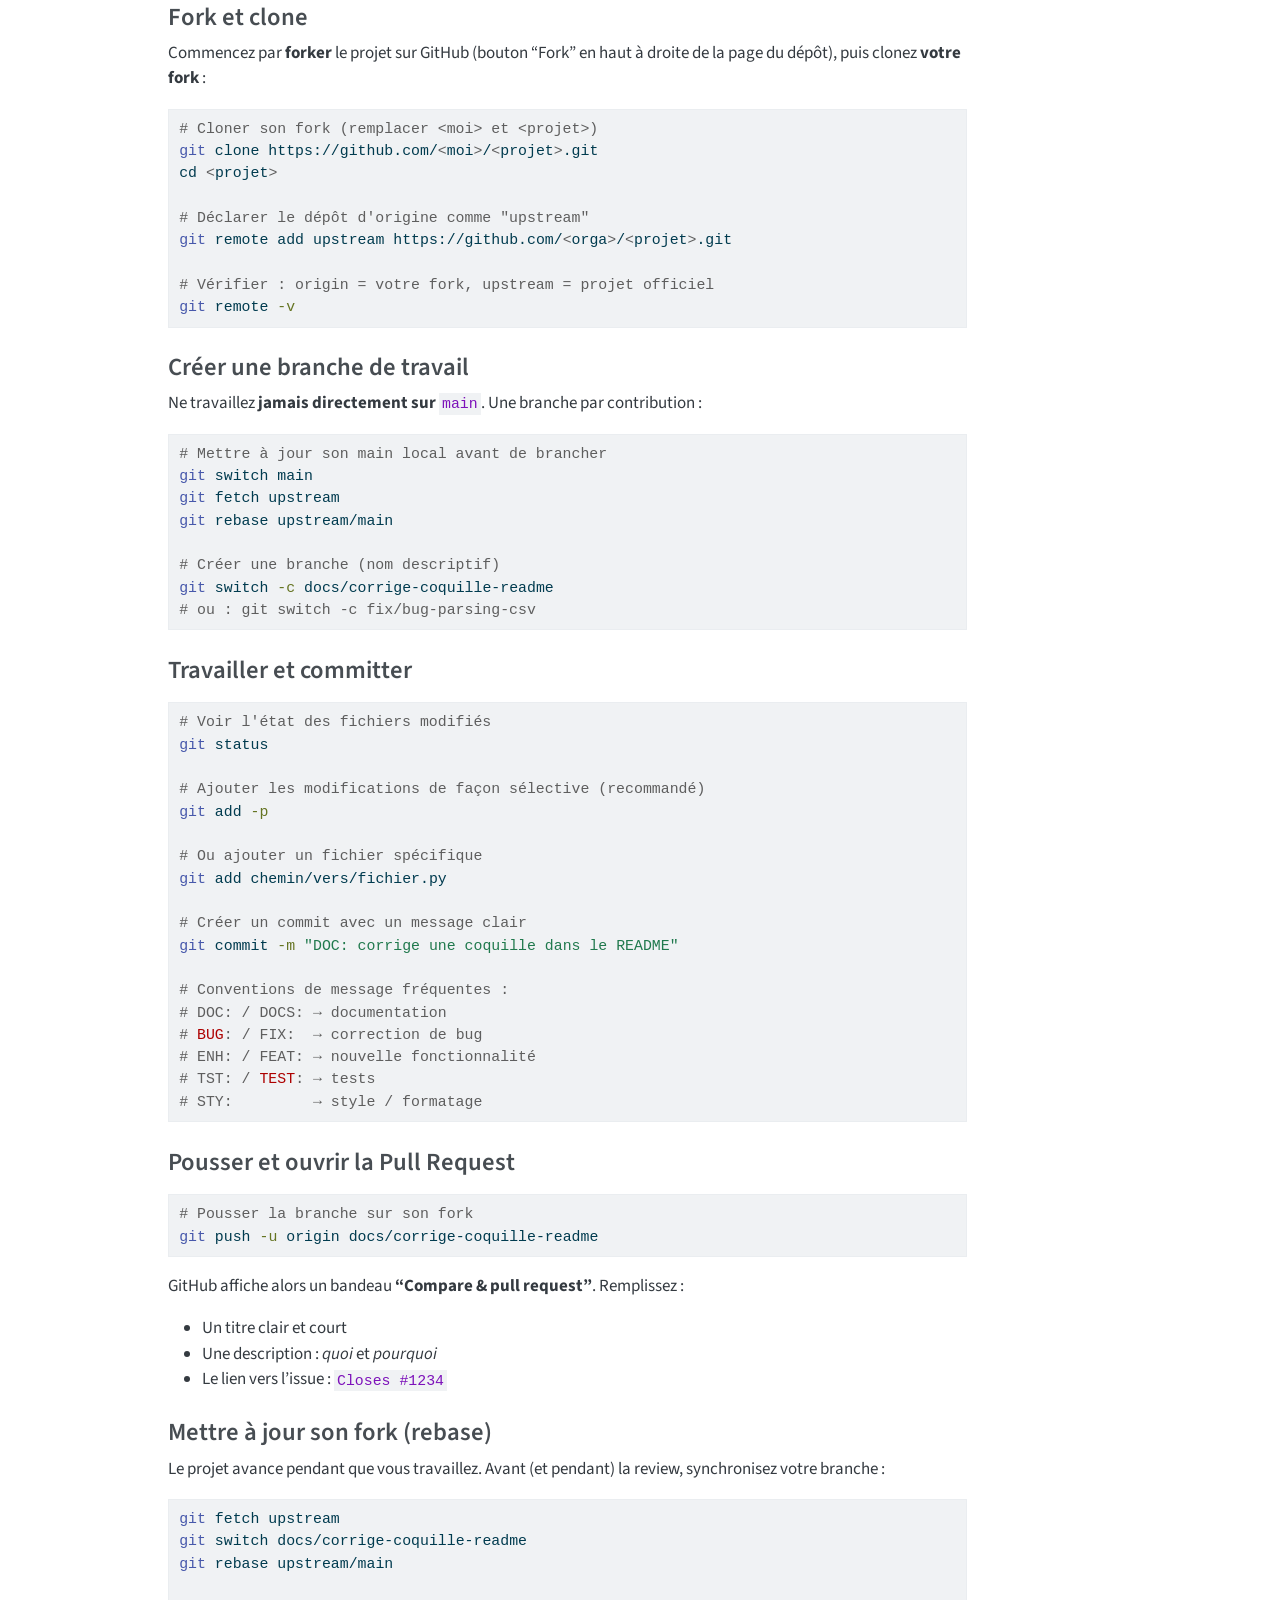
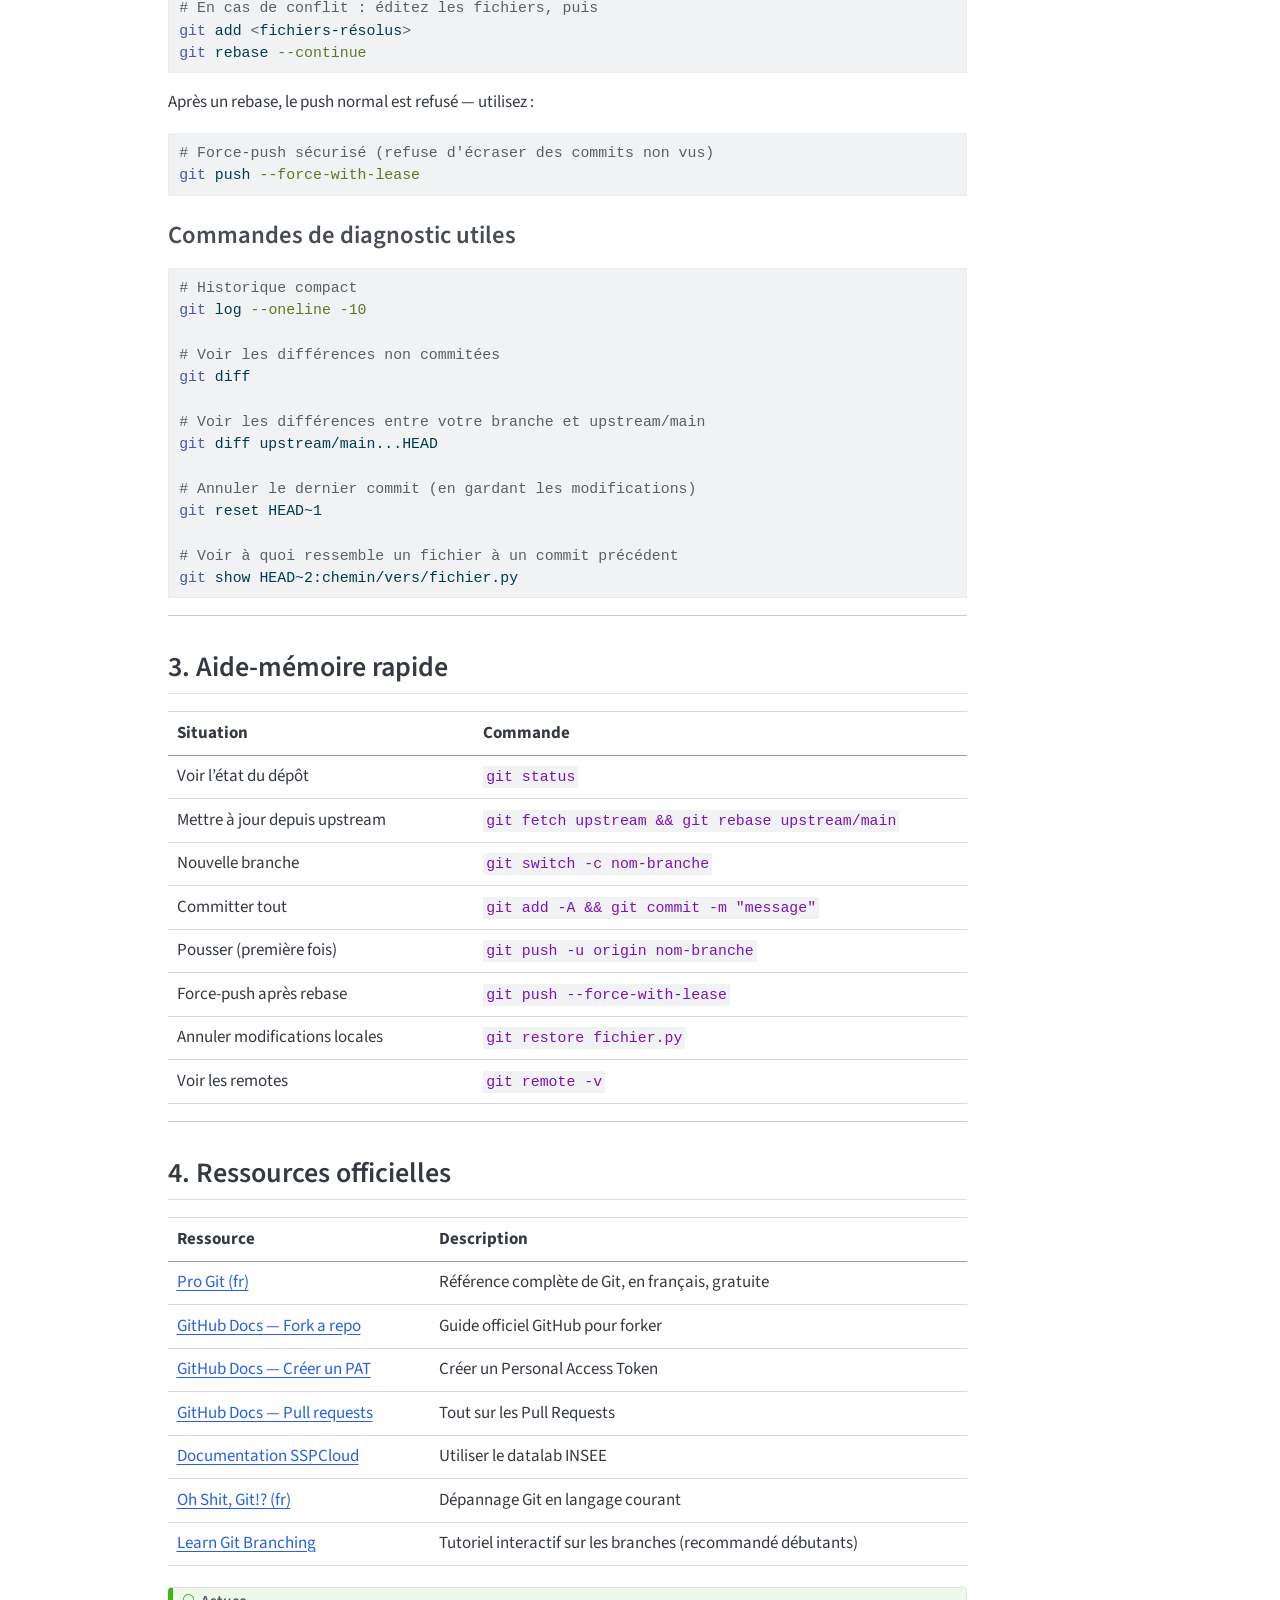
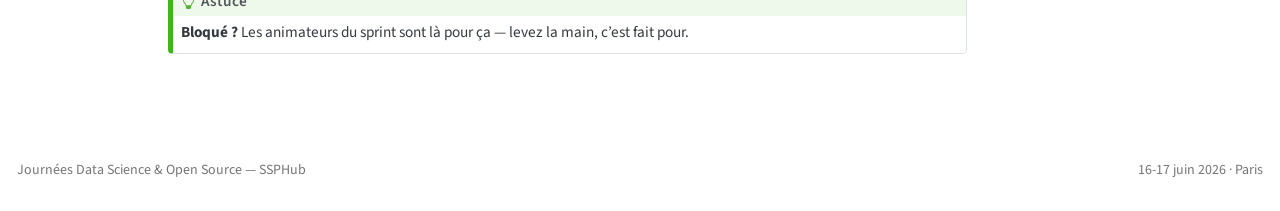
<file: git-guide.html>
<!DOCTYPE html>
<html xmlns="http://www.w3.org/1999/xhtml" lang="fr" xml:lang="fr"><head>

<meta charset="utf-8">
<meta name="generator" content="quarto-1.9.38">

<meta name="viewport" content="width=device-width, initial-scale=1.0, user-scalable=yes">


<title>Guide Git &amp; SSPCloud – Journées Data Science &amp; Open Source</title>
<style>
/* Default styles provided by pandoc.
** See https://pandoc.org/MANUAL.html#variables-for-html for config info.
*/
code{white-space: pre-wrap;}
span.smallcaps{font-variant: small-caps;}
div.columns{display: flex; gap: min(4vw, 1.5em);}
div.column{flex: auto; overflow-x: auto;}
div.hanging-indent{margin-left: 1.5em; text-indent: -1.5em;}
ul.task-list{list-style: none;}
ul.task-list li input[type="checkbox"] {
  width: 0.8em;
  margin: 0 0.8em 0.2em -1em; /* quarto-specific, see https://github.com/quarto-dev/quarto-cli/issues/4556 */ 
  vertical-align: middle;
}
/* CSS for syntax highlighting */
html { -webkit-text-size-adjust: 100%; }
pre > code.sourceCode { white-space: pre; position: relative; }
pre > code.sourceCode > span { display: inline-block; line-height: 1.25; }
pre > code.sourceCode > span:empty { height: 1.2em; }
.sourceCode { overflow: visible; }
code.sourceCode > span { color: inherit; text-decoration: inherit; }
div.sourceCode { margin: 1em 0; }
pre.sourceCode { margin: 0; }
@media screen {
div.sourceCode { overflow: auto; }
}
@media print {
pre > code.sourceCode { white-space: pre-wrap; }
pre > code.sourceCode > span { text-indent: -5em; padding-left: 5em; }
}
pre.numberSource code
  { counter-reset: source-line 0; }
pre.numberSource code > span
  { position: relative; left: -4em; counter-increment: source-line; }
pre.numberSource code > span > a:first-child::before
  { content: counter(source-line);
    position: relative; left: -1em; text-align: right; vertical-align: baseline;
    border: none; display: inline-block;
    -webkit-touch-callout: none; -webkit-user-select: none;
    -khtml-user-select: none; -moz-user-select: none;
    -ms-user-select: none; user-select: none;
    padding: 0 4px; width: 4em;
  }
pre.numberSource { margin-left: 3em;  padding-left: 4px; }
div.sourceCode
  {   }
@media screen {
pre > code.sourceCode > span > a:first-child::before { text-decoration: underline; }
}
</style>


<script src="site_libs/quarto-nav/quarto-nav.js"></script>
<script src="site_libs/quarto-nav/headroom.min.js"></script>
<script src="site_libs/clipboard/clipboard.min.js"></script>
<script src="site_libs/quarto-search/autocomplete.umd.js"></script>
<script src="site_libs/quarto-search/fuse.min.js"></script>
<script src="site_libs/quarto-search/quarto-search.js"></script>
<meta name="quarto:offset" content="./">
<script src="site_libs/quarto-html/quarto.js" type="module"></script>
<script src="site_libs/quarto-html/tabsets/tabsets.js" type="module"></script>
<script src="site_libs/quarto-html/popper.min.js"></script>
<script src="site_libs/quarto-html/tippy.umd.min.js"></script>
<script src="site_libs/quarto-html/anchor.min.js"></script>
<link href="site_libs/quarto-html/tippy.css" rel="stylesheet">
<link href="site_libs/quarto-html/quarto-syntax-highlighting-15634bcf2e68342d4ad2dfa704d543f6.css" rel="stylesheet" id="quarto-text-highlighting-styles">
<script src="site_libs/bootstrap/bootstrap.min.js"></script>
<link href="site_libs/bootstrap/bootstrap-icons.css" rel="stylesheet">
<link href="site_libs/bootstrap/bootstrap-bba5ebae505b5c03f3f0d8040a416a6b.min.css" rel="stylesheet" append-hash="true" id="quarto-bootstrap" data-mode="light">
<script id="quarto-search-options" type="application/json">{
  "location": "navbar",
  "copy-button": false,
  "collapse-after": 3,
  "panel-placement": "end",
  "type": "overlay",
  "limit": 50,
  "keyboard-shortcut": [
    "f",
    "/",
    "s"
  ],
  "show-item-context": false,
  "language": {
    "search-no-results-text": "Pas de résultats",
    "search-matching-documents-text": "documents trouvés",
    "search-copy-link-title": "Copier le lien vers la recherche",
    "search-hide-matches-text": "Cacher les correspondances additionnelles",
    "search-more-match-text": "correspondance de plus dans ce document",
    "search-more-matches-text": "correspondances de plus dans ce document",
    "search-clear-button-title": "Effacer",
    "search-text-placeholder": "",
    "search-detached-cancel-button-title": "Annuler",
    "search-submit-button-title": "Envoyer",
    "search-label": "Recherche"
  }
}</script>


<link rel="stylesheet" href="styles.css">
</head>

<body class="nav-fixed quarto-light">

<div id="quarto-search-results"></div>
  <header id="quarto-header" class="headroom fixed-top">
    <nav class="navbar navbar-expand-lg " data-bs-theme="dark">
      <div class="navbar-container container-fluid">
      <div class="navbar-brand-container mx-auto">
    <a class="navbar-brand" href="./index.html">
    <span class="navbar-title">Journées Data Science &amp; Open Source</span>
    </a>
  </div>
            <div id="quarto-search" class="" title="Recherche"></div>
          <button class="navbar-toggler" type="button" data-bs-toggle="collapse" data-bs-target="#navbarCollapse" aria-controls="navbarCollapse" role="menu" aria-expanded="false" aria-label="Basculer la navigation" onclick="if (window.quartoToggleHeadroom) { window.quartoToggleHeadroom(); }">
  <span class="navbar-toggler-icon"></span>
</button>
          <div class="collapse navbar-collapse" id="navbarCollapse">
            <ul class="navbar-nav navbar-nav-scroll me-auto">
  <li class="nav-item">
    <a class="nav-link" href="./index.html"> 
<span class="menu-text">Accueil</span></a>
  </li>  
  <li class="nav-item">
    <a class="nav-link" href="./programme.html"> 
<span class="menu-text">Programme</span></a>
  </li>  
  <li class="nav-item">
    <a class="nav-link" href="./sujets.html"> 
<span class="menu-text">Sujets</span></a>
  </li>  
  <li class="nav-item">
    <a class="nav-link" href="./intro.html" target="_blank"> 
<span class="menu-text">Slides intro</span></a>
  </li>  
  <li class="nav-item">
    <a class="nav-link" href="./divers.html"> 
<span class="menu-text">Contribution libre</span></a>
  </li>  
  <li class="nav-item">
    <a class="nav-link active" href="./git-guide.html" aria-current="page"> 
<span class="menu-text">Kit contribution</span></a>
  </li>  
  <li class="nav-item">
    <a class="nav-link" href="./contributions.html"> 
<span class="menu-text">Contributions</span></a>
  </li>  
</ul>
          </div> <!-- /navcollapse -->
            <div class="quarto-navbar-tools">
</div>
      </div> <!-- /container-fluid -->
    </nav>
</header>
<!-- content -->
<div id="quarto-content" class="quarto-container page-columns page-rows-contents page-layout-article page-navbar">
<!-- sidebar -->
<!-- margin-sidebar -->
    <div id="quarto-margin-sidebar" class="sidebar margin-sidebar">
        <nav id="TOC" role="doc-toc" class="toc-active">
    <h2 id="toc-title">Sur cette page</h2>
   
  <ul>
  <li><a href="#accès-sspcloud-et-token-github" id="toc-accès-sspcloud-et-token-github" class="nav-link active" data-scroll-target="#accès-sspcloud-et-token-github">1. Accès SSPCloud et token GitHub</a>
  <ul class="collapse">
  <li><a href="#étape-1-créer-un-personal-access-token-pat-sur-github" id="toc-étape-1-créer-un-personal-access-token-pat-sur-github" class="nav-link" data-scroll-target="#étape-1-créer-un-personal-access-token-pat-sur-github">Étape 1 — Créer un Personal Access Token (PAT) sur GitHub</a></li>
  <li><a href="#étape-2-enregistrer-le-token-dans-sspcloud" id="toc-étape-2-enregistrer-le-token-dans-sspcloud" class="nav-link" data-scroll-target="#étape-2-enregistrer-le-token-dans-sspcloud">Étape 2 — Enregistrer le token dans SSPCloud</a></li>
  <li><a href="#étape-3-lancer-un-service-avec-git-configuré" id="toc-étape-3-lancer-un-service-avec-git-configuré" class="nav-link" data-scroll-target="#étape-3-lancer-un-service-avec-git-configuré">Étape 3 — Lancer un service avec Git configuré</a></li>
  </ul></li>
  <li><a href="#commandes-git-essentielles" id="toc-commandes-git-essentielles" class="nav-link" data-scroll-target="#commandes-git-essentielles">2. Commandes Git essentielles</a>
  <ul class="collapse">
  <li><a href="#fork-et-clone" id="toc-fork-et-clone" class="nav-link" data-scroll-target="#fork-et-clone">Fork et clone</a></li>
  <li><a href="#créer-une-branche-de-travail" id="toc-créer-une-branche-de-travail" class="nav-link" data-scroll-target="#créer-une-branche-de-travail">Créer une branche de travail</a></li>
  <li><a href="#travailler-et-committer" id="toc-travailler-et-committer" class="nav-link" data-scroll-target="#travailler-et-committer">Travailler et committer</a></li>
  <li><a href="#pousser-et-ouvrir-la-pull-request" id="toc-pousser-et-ouvrir-la-pull-request" class="nav-link" data-scroll-target="#pousser-et-ouvrir-la-pull-request">Pousser et ouvrir la Pull Request</a></li>
  <li><a href="#mettre-à-jour-son-fork-rebase" id="toc-mettre-à-jour-son-fork-rebase" class="nav-link" data-scroll-target="#mettre-à-jour-son-fork-rebase">Mettre à jour son fork (rebase)</a></li>
  <li><a href="#commandes-de-diagnostic-utiles" id="toc-commandes-de-diagnostic-utiles" class="nav-link" data-scroll-target="#commandes-de-diagnostic-utiles">Commandes de diagnostic utiles</a></li>
  </ul></li>
  <li><a href="#aide-mémoire-rapide" id="toc-aide-mémoire-rapide" class="nav-link" data-scroll-target="#aide-mémoire-rapide">3. Aide-mémoire rapide</a></li>
  <li><a href="#ressources-officielles" id="toc-ressources-officielles" class="nav-link" data-scroll-target="#ressources-officielles">4. Ressources officielles</a></li>
  </ul>
</nav>
    </div>
<!-- main -->
<main class="content" id="quarto-document-content">

<header id="title-block-header" class="quarto-title-block default">
<div class="quarto-title">
<h1 class="title">Guide Git &amp; SSPCloud</h1>
<p class="subtitle lead">Configurer son environnement et contribuer étape par étape</p>
</div>



<div class="quarto-title-meta">

    
  
    
  </div>
  


</header>


<p>Ce guide couvre deux choses : <strong>configurer Git sur SSPCloud</strong> pour ne jamais ressaisir vos identifiants, et les <strong>commandes Git essentielles</strong> pour contribuer à un projet open source via le modèle fork → PR.</p>
<hr>
<section id="accès-sspcloud-et-token-github" class="level2">
<h2 class="anchored" data-anchor-id="accès-sspcloud-et-token-github">1. Accès SSPCloud et token GitHub</h2>
<p><a href="https://datalab.sspcloud.fr">SSPCloud</a> (le datalab INSEE basé sur Onyxia) met à disposition des environnements de développement prêts à l’emploi dans le navigateur — VSCode, Jupyter, RStudio — sans rien installer en local. Git y est déjà disponible.</p>
<section id="étape-1-créer-un-personal-access-token-pat-sur-github" class="level3">
<h3 class="anchored" data-anchor-id="étape-1-créer-un-personal-access-token-pat-sur-github">Étape 1 — Créer un Personal Access Token (PAT) sur GitHub</h3>
<p>Un PAT remplace votre mot de passe GitHub pour les opérations Git en ligne de commande.</p>
<ol type="1">
<li>Sur GitHub, allez dans <strong>Settings → Developer settings → Personal access tokens → Tokens (classic)</strong></li>
<li>Cliquez <strong>Generate new token (classic)</strong></li>
<li>Donnez-lui un nom (ex. <code>sspcloud-sprint</code>), une expiration (90 jours suffisent)</li>
<li>Cochez la portée <strong><code>repo</code></strong> (accès complet à vos dépôts)</li>
<li>Cliquez <strong>Generate token</strong> et <strong>copiez le token</strong> — il ne sera affiché qu’une seule fois</li>
</ol>
<div class="callout callout-style-default callout-warning callout-titled">
<div class="callout-header d-flex align-content-center">
<div class="callout-icon-container">
<i class="callout-icon"></i>
</div>
<div class="callout-title-container flex-fill">
Avertissement
</div>
</div>
<div class="callout-body-container callout-body">
<p>Copiez le token immédiatement. Vous ne pourrez plus le voir après avoir quitté la page.</p>
</div>
</div>
<p>→ <a href="https://docs.github.com/en/authentication/keeping-your-account-and-data-secure/creating-a-personal-access-token">Documentation officielle GitHub — Créer un PAT</a></p>
</section>
<section id="étape-2-enregistrer-le-token-dans-sspcloud" class="level3">
<h3 class="anchored" data-anchor-id="étape-2-enregistrer-le-token-dans-sspcloud">Étape 2 — Enregistrer le token dans SSPCloud</h3>
<ol type="1">
<li>Sur <a href="https://datalab.sspcloud.fr">datalab.sspcloud.fr</a>, cliquez sur votre avatar en haut à droite → <strong>Mon compte</strong></li>
<li>Allez dans l’onglet <strong>Services externes</strong></li>
<li>Renseignez :
<ul>
<li><strong>Identifiant Git</strong> : votre nom d’utilisateur GitHub</li>
<li><strong>Token Git</strong> : le PAT que vous venez de copier</li>
<li><strong>Nom affiché dans les commits</strong> : votre prénom et nom</li>
<li><strong>E-mail Git</strong> : l’e-mail associé à votre compte GitHub</li>
</ul></li>
</ol>
</section>
<section id="étape-3-lancer-un-service-avec-git-configuré" class="level3">
<h3 class="anchored" data-anchor-id="étape-3-lancer-un-service-avec-git-configuré">Étape 3 — Lancer un service avec Git configuré</h3>
<ol type="1">
<li>Sur SSPCloud, ouvrez le catalogue et lancez <strong>VSCode</strong> (ou Jupyter / RStudio)</li>
<li>Dans les options de lancement, l’onglet <strong>Git</strong> propose de pré-configurer Git avec vos identifiants enregistrés — activez-le</li>
<li>Entrez l’URL de votre fork pour le cloner automatiquement au démarrage</li>
</ol>
<div class="callout callout-style-default callout-tip callout-titled">
<div class="callout-header d-flex align-content-center">
<div class="callout-icon-container">
<i class="callout-icon"></i>
</div>
<div class="callout-title-container flex-fill">
Astuce
</div>
</div>
<div class="callout-body-container callout-body">
<p>Résultat : vous pouvez cloner, committer et pousser vers votre fork <strong>sans jamais ressaisir vos identifiants</strong> dans le terminal.</p>
</div>
</div>
<p>→ <a href="https://docs.sspcloud.fr">Documentation SSPCloud</a></p>
<hr>
</section>
</section>
<section id="commandes-git-essentielles" class="level2">
<h2 class="anchored" data-anchor-id="commandes-git-essentielles">2. Commandes Git essentielles</h2>
<p>Voici le cycle complet d’une contribution, du fork à la PR mergée.</p>
<div class="callout callout-style-default callout-important callout-titled">
<div class="callout-header d-flex align-content-center">
<div class="callout-icon-container">
<i class="callout-icon"></i>
</div>
<div class="callout-title-container flex-fill">
Important
</div>
</div>
<div class="callout-body-container callout-body">
<p>Les projets open source disposent en général d’un document de bonnes pratiques pour les contributions (souvent un fichier <code>CONTRIBUTING.md</code> à la racine du dépôt), il est important d’en suivre les recommandations.</p>
</div>
</div>
<section id="fork-et-clone" class="level3">
<h3 class="anchored" data-anchor-id="fork-et-clone">Fork et clone</h3>
<p>Commencez par <strong>forker</strong> le projet sur GitHub (bouton “Fork” en haut à droite de la page du dépôt), puis clonez <strong>votre fork</strong> :</p>
<div class="code-copy-outer-scaffold"><div class="sourceCode" id="cb1"><pre class="sourceCode bash code-with-copy"><code class="sourceCode bash"><span id="cb1-1"><a href="#cb1-1" aria-hidden="true" tabindex="-1"></a><span class="co"># Cloner son fork (remplacer &lt;moi&gt; et &lt;projet&gt;)</span></span>
<span id="cb1-2"><a href="#cb1-2" aria-hidden="true" tabindex="-1"></a><span class="fu">git</span> clone https://github.com/<span class="op">&lt;</span>moi<span class="op">&gt;</span>/<span class="op">&lt;</span>projet<span class="op">&gt;</span>.git</span>
<span id="cb1-3"><a href="#cb1-3" aria-hidden="true" tabindex="-1"></a><span class="bu">cd</span> <span class="op">&lt;</span>projet<span class="op">&gt;</span></span>
<span id="cb1-4"><a href="#cb1-4" aria-hidden="true" tabindex="-1"></a></span>
<span id="cb1-5"><a href="#cb1-5" aria-hidden="true" tabindex="-1"></a><span class="co"># Déclarer le dépôt d'origine comme "upstream"</span></span>
<span id="cb1-6"><a href="#cb1-6" aria-hidden="true" tabindex="-1"></a><span class="fu">git</span> remote add upstream https://github.com/<span class="op">&lt;</span>orga<span class="op">&gt;</span>/<span class="op">&lt;</span>projet<span class="op">&gt;</span>.git</span>
<span id="cb1-7"><a href="#cb1-7" aria-hidden="true" tabindex="-1"></a></span>
<span id="cb1-8"><a href="#cb1-8" aria-hidden="true" tabindex="-1"></a><span class="co"># Vérifier : origin = votre fork, upstream = projet officiel</span></span>
<span id="cb1-9"><a href="#cb1-9" aria-hidden="true" tabindex="-1"></a><span class="fu">git</span> remote <span class="at">-v</span></span></code></pre></div><button title="Copier vers le presse-papier" class="code-copy-button"><i class="bi"></i></button></div>
</section>
<section id="créer-une-branche-de-travail" class="level3">
<h3 class="anchored" data-anchor-id="créer-une-branche-de-travail">Créer une branche de travail</h3>
<p>Ne travaillez <strong>jamais directement sur <code>main</code></strong>. Une branche par contribution :</p>
<div class="code-copy-outer-scaffold"><div class="sourceCode" id="cb2"><pre class="sourceCode bash code-with-copy"><code class="sourceCode bash"><span id="cb2-1"><a href="#cb2-1" aria-hidden="true" tabindex="-1"></a><span class="co"># Mettre à jour son main local avant de brancher</span></span>
<span id="cb2-2"><a href="#cb2-2" aria-hidden="true" tabindex="-1"></a><span class="fu">git</span> switch main</span>
<span id="cb2-3"><a href="#cb2-3" aria-hidden="true" tabindex="-1"></a><span class="fu">git</span> fetch upstream</span>
<span id="cb2-4"><a href="#cb2-4" aria-hidden="true" tabindex="-1"></a><span class="fu">git</span> rebase upstream/main</span>
<span id="cb2-5"><a href="#cb2-5" aria-hidden="true" tabindex="-1"></a></span>
<span id="cb2-6"><a href="#cb2-6" aria-hidden="true" tabindex="-1"></a><span class="co"># Créer une branche (nom descriptif)</span></span>
<span id="cb2-7"><a href="#cb2-7" aria-hidden="true" tabindex="-1"></a><span class="fu">git</span> switch <span class="at">-c</span> docs/corrige-coquille-readme</span>
<span id="cb2-8"><a href="#cb2-8" aria-hidden="true" tabindex="-1"></a><span class="co"># ou : git switch -c fix/bug-parsing-csv</span></span></code></pre></div><button title="Copier vers le presse-papier" class="code-copy-button"><i class="bi"></i></button></div>
</section>
<section id="travailler-et-committer" class="level3">
<h3 class="anchored" data-anchor-id="travailler-et-committer">Travailler et committer</h3>
<div class="code-copy-outer-scaffold"><div class="sourceCode" id="cb3"><pre class="sourceCode bash code-with-copy"><code class="sourceCode bash"><span id="cb3-1"><a href="#cb3-1" aria-hidden="true" tabindex="-1"></a><span class="co"># Voir l'état des fichiers modifiés</span></span>
<span id="cb3-2"><a href="#cb3-2" aria-hidden="true" tabindex="-1"></a><span class="fu">git</span> status</span>
<span id="cb3-3"><a href="#cb3-3" aria-hidden="true" tabindex="-1"></a></span>
<span id="cb3-4"><a href="#cb3-4" aria-hidden="true" tabindex="-1"></a><span class="co"># Ajouter les modifications de façon sélective (recommandé)</span></span>
<span id="cb3-5"><a href="#cb3-5" aria-hidden="true" tabindex="-1"></a><span class="fu">git</span> add <span class="at">-p</span></span>
<span id="cb3-6"><a href="#cb3-6" aria-hidden="true" tabindex="-1"></a></span>
<span id="cb3-7"><a href="#cb3-7" aria-hidden="true" tabindex="-1"></a><span class="co"># Ou ajouter un fichier spécifique</span></span>
<span id="cb3-8"><a href="#cb3-8" aria-hidden="true" tabindex="-1"></a><span class="fu">git</span> add chemin/vers/fichier.py</span>
<span id="cb3-9"><a href="#cb3-9" aria-hidden="true" tabindex="-1"></a></span>
<span id="cb3-10"><a href="#cb3-10" aria-hidden="true" tabindex="-1"></a><span class="co"># Créer un commit avec un message clair</span></span>
<span id="cb3-11"><a href="#cb3-11" aria-hidden="true" tabindex="-1"></a><span class="fu">git</span> commit <span class="at">-m</span> <span class="st">"DOC: corrige une coquille dans le README"</span></span>
<span id="cb3-12"><a href="#cb3-12" aria-hidden="true" tabindex="-1"></a></span>
<span id="cb3-13"><a href="#cb3-13" aria-hidden="true" tabindex="-1"></a><span class="co"># Conventions de message fréquentes :</span></span>
<span id="cb3-14"><a href="#cb3-14" aria-hidden="true" tabindex="-1"></a><span class="co"># DOC: / DOCS: → documentation</span></span>
<span id="cb3-15"><a href="#cb3-15" aria-hidden="true" tabindex="-1"></a><span class="co"># </span><span class="al">BUG</span><span class="co">: / FIX:  → correction de bug</span></span>
<span id="cb3-16"><a href="#cb3-16" aria-hidden="true" tabindex="-1"></a><span class="co"># ENH: / FEAT: → nouvelle fonctionnalité</span></span>
<span id="cb3-17"><a href="#cb3-17" aria-hidden="true" tabindex="-1"></a><span class="co"># TST: / </span><span class="al">TEST</span><span class="co">: → tests</span></span>
<span id="cb3-18"><a href="#cb3-18" aria-hidden="true" tabindex="-1"></a><span class="co"># STY:         → style / formatage</span></span></code></pre></div><button title="Copier vers le presse-papier" class="code-copy-button"><i class="bi"></i></button></div>
</section>
<section id="pousser-et-ouvrir-la-pull-request" class="level3">
<h3 class="anchored" data-anchor-id="pousser-et-ouvrir-la-pull-request">Pousser et ouvrir la Pull Request</h3>
<div class="code-copy-outer-scaffold"><div class="sourceCode" id="cb4"><pre class="sourceCode bash code-with-copy"><code class="sourceCode bash"><span id="cb4-1"><a href="#cb4-1" aria-hidden="true" tabindex="-1"></a><span class="co"># Pousser la branche sur son fork</span></span>
<span id="cb4-2"><a href="#cb4-2" aria-hidden="true" tabindex="-1"></a><span class="fu">git</span> push <span class="at">-u</span> origin docs/corrige-coquille-readme</span></code></pre></div><button title="Copier vers le presse-papier" class="code-copy-button"><i class="bi"></i></button></div>
<p>GitHub affiche alors un bandeau <strong>“Compare &amp; pull request”</strong>. Remplissez :</p>
<ul>
<li>Un titre clair et court</li>
<li>Une description : <em>quoi</em> et <em>pourquoi</em></li>
<li>Le lien vers l’issue : <code>Closes #1234</code></li>
</ul>
</section>
<section id="mettre-à-jour-son-fork-rebase" class="level3">
<h3 class="anchored" data-anchor-id="mettre-à-jour-son-fork-rebase">Mettre à jour son fork (rebase)</h3>
<p>Le projet avance pendant que vous travaillez. Avant (et pendant) la review, synchronisez votre branche :</p>
<div class="code-copy-outer-scaffold"><div class="sourceCode" id="cb5"><pre class="sourceCode bash code-with-copy"><code class="sourceCode bash"><span id="cb5-1"><a href="#cb5-1" aria-hidden="true" tabindex="-1"></a><span class="fu">git</span> fetch upstream</span>
<span id="cb5-2"><a href="#cb5-2" aria-hidden="true" tabindex="-1"></a><span class="fu">git</span> switch docs/corrige-coquille-readme</span>
<span id="cb5-3"><a href="#cb5-3" aria-hidden="true" tabindex="-1"></a><span class="fu">git</span> rebase upstream/main</span>
<span id="cb5-4"><a href="#cb5-4" aria-hidden="true" tabindex="-1"></a></span>
<span id="cb5-5"><a href="#cb5-5" aria-hidden="true" tabindex="-1"></a><span class="co"># En cas de conflit : éditez les fichiers, puis</span></span>
<span id="cb5-6"><a href="#cb5-6" aria-hidden="true" tabindex="-1"></a><span class="fu">git</span> add <span class="op">&lt;</span>fichiers-résolus<span class="op">&gt;</span></span>
<span id="cb5-7"><a href="#cb5-7" aria-hidden="true" tabindex="-1"></a><span class="fu">git</span> rebase <span class="at">--continue</span></span></code></pre></div><button title="Copier vers le presse-papier" class="code-copy-button"><i class="bi"></i></button></div>
<p>Après un rebase, le push normal est refusé — utilisez :</p>
<div class="code-copy-outer-scaffold"><div class="sourceCode" id="cb6"><pre class="sourceCode bash code-with-copy"><code class="sourceCode bash"><span id="cb6-1"><a href="#cb6-1" aria-hidden="true" tabindex="-1"></a><span class="co"># Force-push sécurisé (refuse d'écraser des commits non vus)</span></span>
<span id="cb6-2"><a href="#cb6-2" aria-hidden="true" tabindex="-1"></a><span class="fu">git</span> push <span class="at">--force-with-lease</span></span></code></pre></div><button title="Copier vers le presse-papier" class="code-copy-button"><i class="bi"></i></button></div>
</section>
<section id="commandes-de-diagnostic-utiles" class="level3">
<h3 class="anchored" data-anchor-id="commandes-de-diagnostic-utiles">Commandes de diagnostic utiles</h3>
<div class="code-copy-outer-scaffold"><div class="sourceCode" id="cb7"><pre class="sourceCode bash code-with-copy"><code class="sourceCode bash"><span id="cb7-1"><a href="#cb7-1" aria-hidden="true" tabindex="-1"></a><span class="co"># Historique compact</span></span>
<span id="cb7-2"><a href="#cb7-2" aria-hidden="true" tabindex="-1"></a><span class="fu">git</span> log <span class="at">--oneline</span> <span class="at">-10</span></span>
<span id="cb7-3"><a href="#cb7-3" aria-hidden="true" tabindex="-1"></a></span>
<span id="cb7-4"><a href="#cb7-4" aria-hidden="true" tabindex="-1"></a><span class="co"># Voir les différences non commitées</span></span>
<span id="cb7-5"><a href="#cb7-5" aria-hidden="true" tabindex="-1"></a><span class="fu">git</span> diff</span>
<span id="cb7-6"><a href="#cb7-6" aria-hidden="true" tabindex="-1"></a></span>
<span id="cb7-7"><a href="#cb7-7" aria-hidden="true" tabindex="-1"></a><span class="co"># Voir les différences entre votre branche et upstream/main</span></span>
<span id="cb7-8"><a href="#cb7-8" aria-hidden="true" tabindex="-1"></a><span class="fu">git</span> diff upstream/main...HEAD</span>
<span id="cb7-9"><a href="#cb7-9" aria-hidden="true" tabindex="-1"></a></span>
<span id="cb7-10"><a href="#cb7-10" aria-hidden="true" tabindex="-1"></a><span class="co"># Annuler le dernier commit (en gardant les modifications)</span></span>
<span id="cb7-11"><a href="#cb7-11" aria-hidden="true" tabindex="-1"></a><span class="fu">git</span> reset HEAD~1</span>
<span id="cb7-12"><a href="#cb7-12" aria-hidden="true" tabindex="-1"></a></span>
<span id="cb7-13"><a href="#cb7-13" aria-hidden="true" tabindex="-1"></a><span class="co"># Voir à quoi ressemble un fichier à un commit précédent</span></span>
<span id="cb7-14"><a href="#cb7-14" aria-hidden="true" tabindex="-1"></a><span class="fu">git</span> show HEAD~2:chemin/vers/fichier.py</span></code></pre></div><button title="Copier vers le presse-papier" class="code-copy-button"><i class="bi"></i></button></div>
<hr>
</section>
</section>
<section id="aide-mémoire-rapide" class="level2">
<h2 class="anchored" data-anchor-id="aide-mémoire-rapide">3. Aide-mémoire rapide</h2>
<table class="caption-top table">
<colgroup>
<col style="width: 38%">
<col style="width: 61%">
</colgroup>
<thead>
<tr class="header">
<th>Situation</th>
<th>Commande</th>
</tr>
</thead>
<tbody>
<tr class="odd">
<td>Voir l’état du dépôt</td>
<td><code>git status</code></td>
</tr>
<tr class="even">
<td>Mettre à jour depuis upstream</td>
<td><code>git fetch upstream &amp;&amp; git rebase upstream/main</code></td>
</tr>
<tr class="odd">
<td>Nouvelle branche</td>
<td><code>git switch -c nom-branche</code></td>
</tr>
<tr class="even">
<td>Committer tout</td>
<td><code>git add -A &amp;&amp; git commit -m "message"</code></td>
</tr>
<tr class="odd">
<td>Pousser (première fois)</td>
<td><code>git push -u origin nom-branche</code></td>
</tr>
<tr class="even">
<td>Force-push après rebase</td>
<td><code>git push --force-with-lease</code></td>
</tr>
<tr class="odd">
<td>Annuler modifications locales</td>
<td><code>git restore fichier.py</code></td>
</tr>
<tr class="even">
<td>Voir les remotes</td>
<td><code>git remote -v</code></td>
</tr>
</tbody>
</table>
<hr>
</section>
<section id="ressources-officielles" class="level2">
<h2 class="anchored" data-anchor-id="ressources-officielles">4. Ressources officielles</h2>
<table class="caption-top table">
<thead>
<tr class="header">
<th>Ressource</th>
<th>Description</th>
</tr>
</thead>
<tbody>
<tr class="odd">
<td><a href="https://git-scm.com/book/fr/v2">Pro Git (fr)</a></td>
<td>Référence complète de Git, en français, gratuite</td>
</tr>
<tr class="even">
<td><a href="https://docs.github.com/en/get-started/quickstart/fork-a-repo">GitHub Docs — Fork a repo</a></td>
<td>Guide officiel GitHub pour forker</td>
</tr>
<tr class="odd">
<td><a href="https://docs.github.com/en/authentication/keeping-your-account-and-data-secure/creating-a-personal-access-token">GitHub Docs — Créer un PAT</a></td>
<td>Créer un Personal Access Token</td>
</tr>
<tr class="even">
<td><a href="https://docs.github.com/en/pull-requests/collaborating-with-pull-requests/proposing-changes-to-your-work-with-pull-requests/about-pull-requests">GitHub Docs — Pull requests</a></td>
<td>Tout sur les Pull Requests</td>
</tr>
<tr class="odd">
<td><a href="https://docs.sspcloud.fr">Documentation SSPCloud</a></td>
<td>Utiliser le datalab INSEE</td>
</tr>
<tr class="even">
<td><a href="https://ohshitgit.com/fr">Oh Shit, Git!? (fr)</a></td>
<td>Dépannage Git en langage courant</td>
</tr>
<tr class="odd">
<td><a href="https://learngitbranching.js.org/?locale=fr_FR">Learn Git Branching</a></td>
<td>Tutoriel interactif sur les branches (recommandé débutants)</td>
</tr>
</tbody>
</table>
<div class="callout callout-style-default callout-tip callout-titled">
<div class="callout-header d-flex align-content-center">
<div class="callout-icon-container">
<i class="callout-icon"></i>
</div>
<div class="callout-title-container flex-fill">
Astuce
</div>
</div>
<div class="callout-body-container callout-body">
<p><strong>Bloqué ?</strong> Les animateurs du sprint sont là pour ça — levez la main, c’est fait pour.</p>
</div>
</div>


</section>

</main> <!-- /main -->
<script id="quarto-html-after-body" type="application/javascript">
  window.document.addEventListener("DOMContentLoaded", function (event) {
    const icon = "";
    const anchorJS = new window.AnchorJS();
    anchorJS.options = {
      placement: 'right',
      icon: icon
    };
    anchorJS.add('.anchored');
    const isCodeAnnotation = (el) => {
      for (const clz of el.classList) {
        if (clz.startsWith('code-annotation-')) {                     
          return true;
        }
      }
      return false;
    }
    const onCopySuccess = function(e) {
      // button target
      const button = e.trigger;
      // don't keep focus
      button.blur();
      // flash "checked"
      button.classList.add('code-copy-button-checked');
      var currentTitle = button.getAttribute("title");
      button.setAttribute("title", "Copié");
      let tooltip;
      if (window.bootstrap) {
        button.setAttribute("data-bs-toggle", "tooltip");
        button.setAttribute("data-bs-placement", "left");
        button.setAttribute("data-bs-title", "Copié");
        tooltip = new bootstrap.Tooltip(button, 
          { trigger: "manual", 
            customClass: "code-copy-button-tooltip",
            offset: [0, -8]});
        tooltip.show();    
      }
      setTimeout(function() {
        if (tooltip) {
          tooltip.hide();
          button.removeAttribute("data-bs-title");
          button.removeAttribute("data-bs-toggle");
          button.removeAttribute("data-bs-placement");
        }
        button.setAttribute("title", currentTitle);
        button.classList.remove('code-copy-button-checked');
      }, 1000);
      // clear code selection
      e.clearSelection();
    }
    const getTextToCopy = function(trigger) {
      const outerScaffold = trigger.parentElement.cloneNode(true);
      const codeEl = outerScaffold.querySelector('code');
      for (const childEl of codeEl.children) {
        if (isCodeAnnotation(childEl)) {
          childEl.remove();
        }
      }
      return codeEl.innerText;
    }
    const clipboard = new window.ClipboardJS('.code-copy-button:not([data-in-quarto-modal])', {
      text: getTextToCopy
    });
    clipboard.on('success', onCopySuccess);
    if (window.document.getElementById('quarto-embedded-source-code-modal')) {
      const clipboardModal = new window.ClipboardJS('.code-copy-button[data-in-quarto-modal]', {
        text: getTextToCopy,
        container: window.document.getElementById('quarto-embedded-source-code-modal')
      });
      clipboardModal.on('success', onCopySuccess);
    }
      var localhostRegex = new RegExp(/^(?:http|https):\/\/localhost\:?[0-9]*\//);
      var mailtoRegex = new RegExp(/^mailto:/);
        var filterRegex = new RegExp("https:\/\/InseeFrLab\.github\.io\/journees-datascience-opensource\/");
      var isInternal = (href) => {
          return filterRegex.test(href) || localhostRegex.test(href) || mailtoRegex.test(href);
      }
      // Inspect non-navigation links and adorn them if external
     var links = window.document.querySelectorAll('a[href]:not(.nav-link):not(.navbar-brand):not(.toc-action):not(.sidebar-link):not(.sidebar-item-toggle):not(.pagination-link):not(.no-external):not([aria-hidden]):not(.dropdown-item):not(.quarto-navigation-tool):not(.about-link)');
      for (var i=0; i<links.length; i++) {
        const link = links[i];
        if (!isInternal(link.href)) {
          // undo the damage that might have been done by quarto-nav.js in the case of
          // links that we want to consider external
          if (link.dataset.originalHref !== undefined) {
            link.href = link.dataset.originalHref;
          }
        }
      }
    function tippyHover(el, contentFn, onTriggerFn, onUntriggerFn) {
      const config = {
        allowHTML: true,
        maxWidth: 500,
        delay: 100,
        arrow: false,
        appendTo: function(el) {
            return el.parentElement;
        },
        interactive: true,
        interactiveBorder: 10,
        theme: 'quarto',
        placement: 'bottom-start',
      };
      if (contentFn) {
        config.content = contentFn;
      }
      if (onTriggerFn) {
        config.onTrigger = onTriggerFn;
      }
      if (onUntriggerFn) {
        config.onUntrigger = onUntriggerFn;
      }
      window.tippy(el, config); 
    }
    const noterefs = window.document.querySelectorAll('a[role="doc-noteref"]');
    for (var i=0; i<noterefs.length; i++) {
      const ref = noterefs[i];
      tippyHover(ref, function() {
        // use id or data attribute instead here
        let href = ref.getAttribute('data-footnote-href') || ref.getAttribute('href');
        try { href = new URL(href).hash; } catch {}
        const id = href.replace(/^#\/?/, "");
        const note = window.document.getElementById(id);
        if (note) {
          return note.innerHTML;
        } else {
          return "";
        }
      });
    }
    const xrefs = window.document.querySelectorAll('a.quarto-xref');
    const processXRef = (id, note) => {
      // Strip column container classes
      const stripColumnClz = (el) => {
        el.classList.remove("page-full", "page-columns");
        if (el.children) {
          for (const child of el.children) {
            stripColumnClz(child);
          }
        }
      }
      stripColumnClz(note)
      if (id === null || id.startsWith('sec-')) {
        // Special case sections, only their first couple elements
        const container = document.createElement("div");
        if (note.children && note.children.length > 2) {
          container.appendChild(note.children[0].cloneNode(true));
          for (let i = 1; i < note.children.length; i++) {
            const child = note.children[i];
            if (child.tagName === "P" && child.innerText === "") {
              continue;
            } else {
              container.appendChild(child.cloneNode(true));
              break;
            }
          }
          if (window.Quarto?.typesetMath) {
            window.Quarto.typesetMath(container);
          }
          return container.innerHTML
        } else {
          if (window.Quarto?.typesetMath) {
            window.Quarto.typesetMath(note);
          }
          return note.innerHTML;
        }
      } else {
        // Remove any anchor links if they are present
        const anchorLink = note.querySelector('a.anchorjs-link');
        if (anchorLink) {
          anchorLink.remove();
        }
        if (window.Quarto?.typesetMath) {
          window.Quarto.typesetMath(note);
        }
        if (note.classList.contains("callout")) {
          return note.outerHTML;
        } else {
          return note.innerHTML;
        }
      }
    }
    for (var i=0; i<xrefs.length; i++) {
      const xref = xrefs[i];
      tippyHover(xref, undefined, function(instance) {
        instance.disable();
        let url = xref.getAttribute('href');
        let hash = undefined; 
        if (url.startsWith('#')) {
          hash = url;
        } else {
          try { hash = new URL(url).hash; } catch {}
        }
        if (hash) {
          const id = hash.replace(/^#\/?/, "");
          const note = window.document.getElementById(id);
          if (note !== null) {
            try {
              const html = processXRef(id, note.cloneNode(true));
              instance.setContent(html);
            } finally {
              instance.enable();
              instance.show();
            }
          } else {
            // See if we can fetch this
            fetch(url.split('#')[0])
            .then(res => res.text())
            .then(html => {
              const parser = new DOMParser();
              const htmlDoc = parser.parseFromString(html, "text/html");
              const note = htmlDoc.getElementById(id);
              if (note !== null) {
                const html = processXRef(id, note);
                instance.setContent(html);
              } 
            }).finally(() => {
              instance.enable();
              instance.show();
            });
          }
        } else {
          // See if we can fetch a full url (with no hash to target)
          // This is a special case and we should probably do some content thinning / targeting
          fetch(url)
          .then(res => res.text())
          .then(html => {
            const parser = new DOMParser();
            const htmlDoc = parser.parseFromString(html, "text/html");
            const note = htmlDoc.querySelector('main.content');
            if (note !== null) {
              // This should only happen for chapter cross references
              // (since there is no id in the URL)
              // remove the first header
              if (note.children.length > 0 && note.children[0].tagName === "HEADER") {
                note.children[0].remove();
              }
              const html = processXRef(null, note);
              instance.setContent(html);
            } 
          }).finally(() => {
            instance.enable();
            instance.show();
          });
        }
      }, function(instance) {
      });
    }
        let selectedAnnoteEl;
        const selectorForAnnotation = ( cell, annotation) => {
          let cellAttr = 'data-code-cell="' + cell + '"';
          let lineAttr = 'data-code-annotation="' +  annotation + '"';
          const selector = 'span[' + cellAttr + '][' + lineAttr + ']';
          return selector;
        }
        const selectCodeLines = (annoteEl) => {
          const doc = window.document;
          const targetCell = annoteEl.getAttribute("data-target-cell");
          const targetAnnotation = annoteEl.getAttribute("data-target-annotation");
          const annoteSpan = window.document.querySelector(selectorForAnnotation(targetCell, targetAnnotation));
          const lines = annoteSpan.getAttribute("data-code-lines").split(",");
          const lineIds = lines.map((line) => {
            return targetCell + "-" + line;
          })
          let top = null;
          let height = null;
          let parent = null;
          if (lineIds.length > 0) {
              //compute the position of the single el (top and bottom and make a div)
              const el = window.document.getElementById(lineIds[0]);
              top = el.offsetTop;
              height = el.offsetHeight;
              parent = el.parentElement.parentElement;
            if (lineIds.length > 1) {
              const lastEl = window.document.getElementById(lineIds[lineIds.length - 1]);
              const bottom = lastEl.offsetTop + lastEl.offsetHeight;
              height = bottom - top;
            }
            if (top !== null && height !== null && parent !== null) {
              // cook up a div (if necessary) and position it 
              let div = window.document.getElementById("code-annotation-line-highlight");
              if (div === null) {
                div = window.document.createElement("div");
                div.setAttribute("id", "code-annotation-line-highlight");
                div.style.position = 'absolute';
                parent.appendChild(div);
              }
              div.style.top = top - 2 + "px";
              div.style.height = height + 4 + "px";
              div.style.left = 0;
              let gutterDiv = window.document.getElementById("code-annotation-line-highlight-gutter");
              if (gutterDiv === null) {
                gutterDiv = window.document.createElement("div");
                gutterDiv.setAttribute("id", "code-annotation-line-highlight-gutter");
                gutterDiv.style.position = 'absolute';
                const codeCell = window.document.getElementById(targetCell);
                const gutter = codeCell.querySelector('.code-annotation-gutter');
                gutter.appendChild(gutterDiv);
              }
              gutterDiv.style.top = top - 2 + "px";
              gutterDiv.style.height = height + 4 + "px";
            }
            selectedAnnoteEl = annoteEl;
          }
        };
        const unselectCodeLines = () => {
          const elementsIds = ["code-annotation-line-highlight", "code-annotation-line-highlight-gutter"];
          elementsIds.forEach((elId) => {
            const div = window.document.getElementById(elId);
            if (div) {
              div.remove();
            }
          });
          selectedAnnoteEl = undefined;
        };
          // Handle positioning of the toggle
      window.addEventListener(
        "resize",
        throttle(() => {
          elRect = undefined;
          if (selectedAnnoteEl) {
            selectCodeLines(selectedAnnoteEl);
          }
        }, 10)
      );
      function throttle(fn, ms) {
      let throttle = false;
      let timer;
        return (...args) => {
          if(!throttle) { // first call gets through
              fn.apply(this, args);
              throttle = true;
          } else { // all the others get throttled
              if(timer) clearTimeout(timer); // cancel #2
              timer = setTimeout(() => {
                fn.apply(this, args);
                timer = throttle = false;
              }, ms);
          }
        };
      }
        // Attach click handler to the DT
        const annoteDls = window.document.querySelectorAll('dt[data-target-cell]');
        for (const annoteDlNode of annoteDls) {
          annoteDlNode.addEventListener('click', (event) => {
            const clickedEl = event.target;
            if (clickedEl !== selectedAnnoteEl) {
              unselectCodeLines();
              const activeEl = window.document.querySelector('dt[data-target-cell].code-annotation-active');
              if (activeEl) {
                activeEl.classList.remove('code-annotation-active');
              }
              selectCodeLines(clickedEl);
              clickedEl.classList.add('code-annotation-active');
            } else {
              // Unselect the line
              unselectCodeLines();
              clickedEl.classList.remove('code-annotation-active');
            }
          });
        }
    const findCites = (el) => {
      const parentEl = el.parentElement;
      if (parentEl) {
        const cites = parentEl.dataset.cites;
        if (cites) {
          return {
            el,
            cites: cites.split(' ')
          };
        } else {
          return findCites(el.parentElement)
        }
      } else {
        return undefined;
      }
    };
    var bibliorefs = window.document.querySelectorAll('a[role="doc-biblioref"]');
    for (var i=0; i<bibliorefs.length; i++) {
      const ref = bibliorefs[i];
      const citeInfo = findCites(ref);
      if (citeInfo) {
        tippyHover(citeInfo.el, function() {
          var popup = window.document.createElement('div');
          citeInfo.cites.forEach(function(cite) {
            var citeDiv = window.document.createElement('div');
            citeDiv.classList.add('hanging-indent');
            citeDiv.classList.add('csl-entry');
            var biblioDiv = window.document.getElementById('ref-' + cite);
            if (biblioDiv) {
              citeDiv.innerHTML = biblioDiv.innerHTML;
            }
            popup.appendChild(citeDiv);
          });
          return popup.innerHTML;
        });
      }
    }
  });
  </script>
</div> <!-- /content -->
<footer class="footer">
  <div class="nav-footer">
    <div class="nav-footer-left">
<p>Journées Data Science &amp; Open Source — SSPHub</p>
</div>   
    <div class="nav-footer-center">
      &nbsp;
    </div>
    <div class="nav-footer-right">
<p>16-17 juin 2026 · Paris</p>
</div>
  </div>
</footer>




</body></html>
</file>
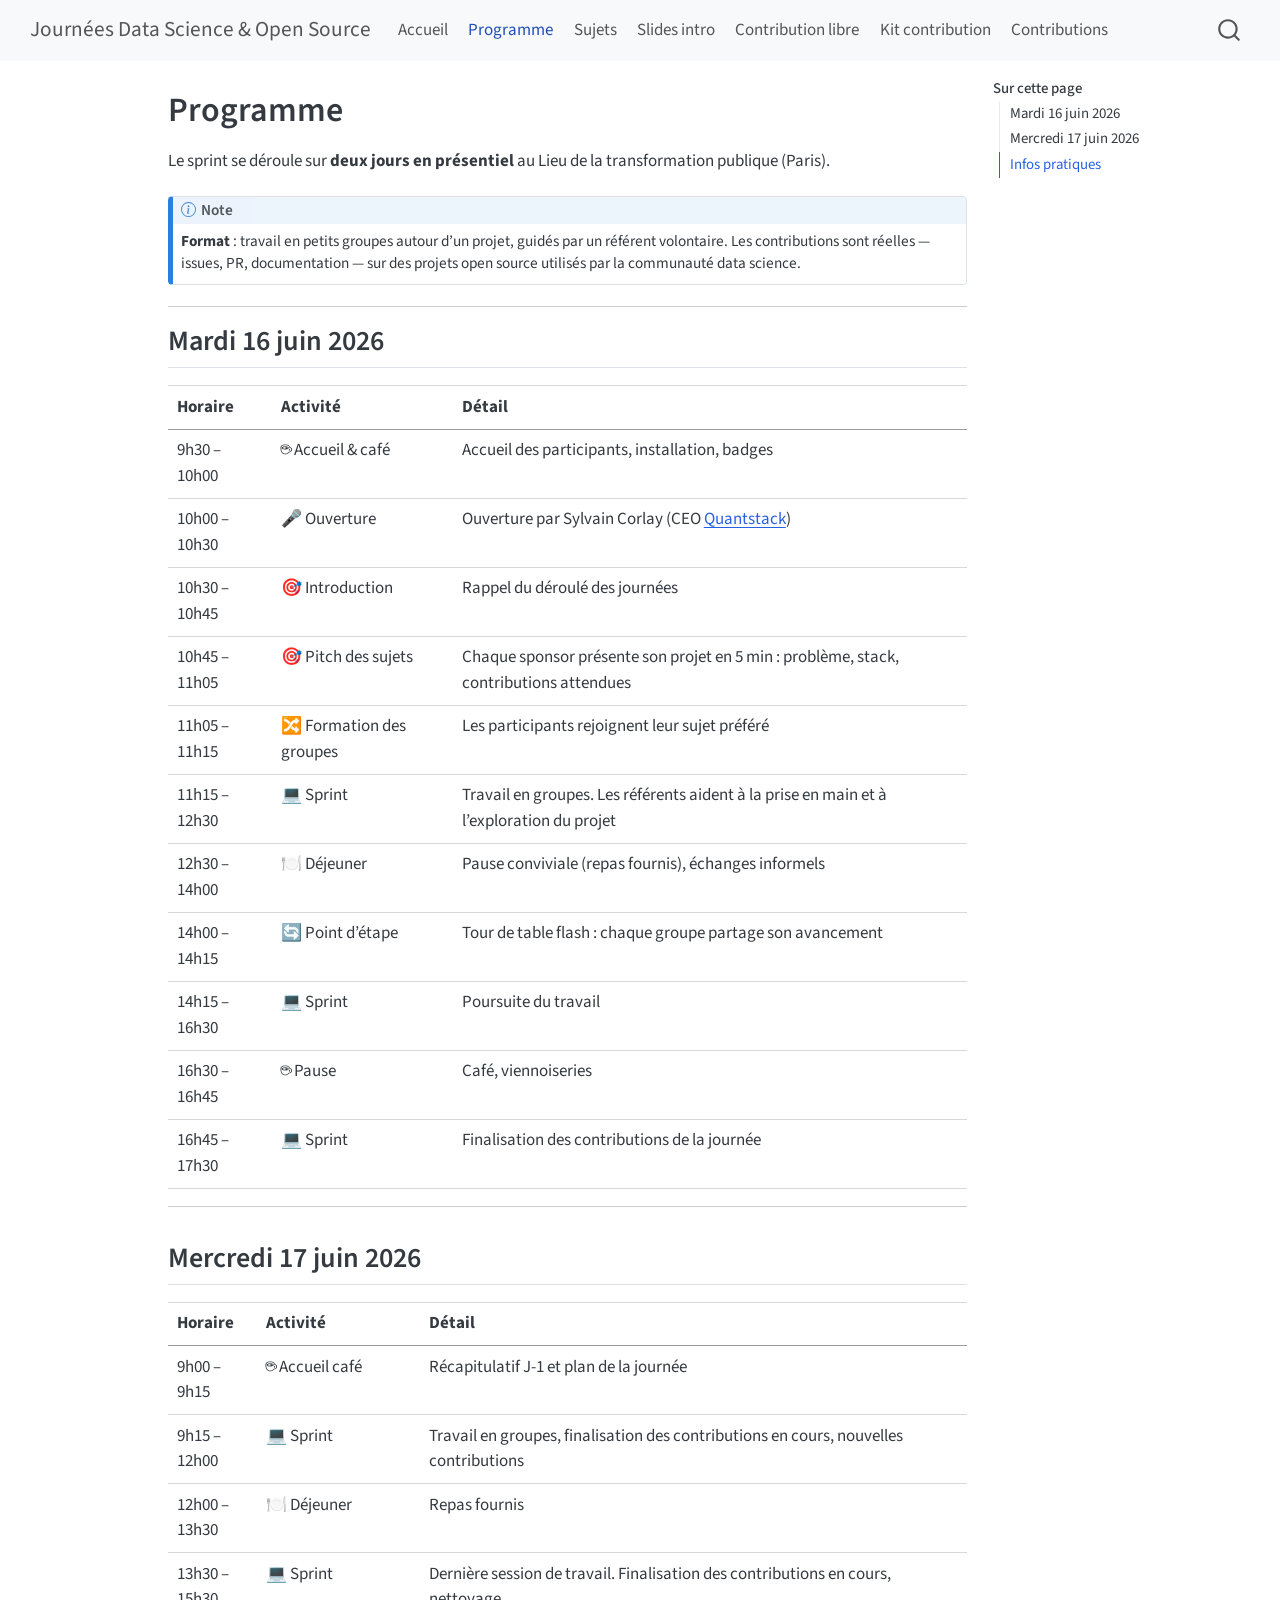
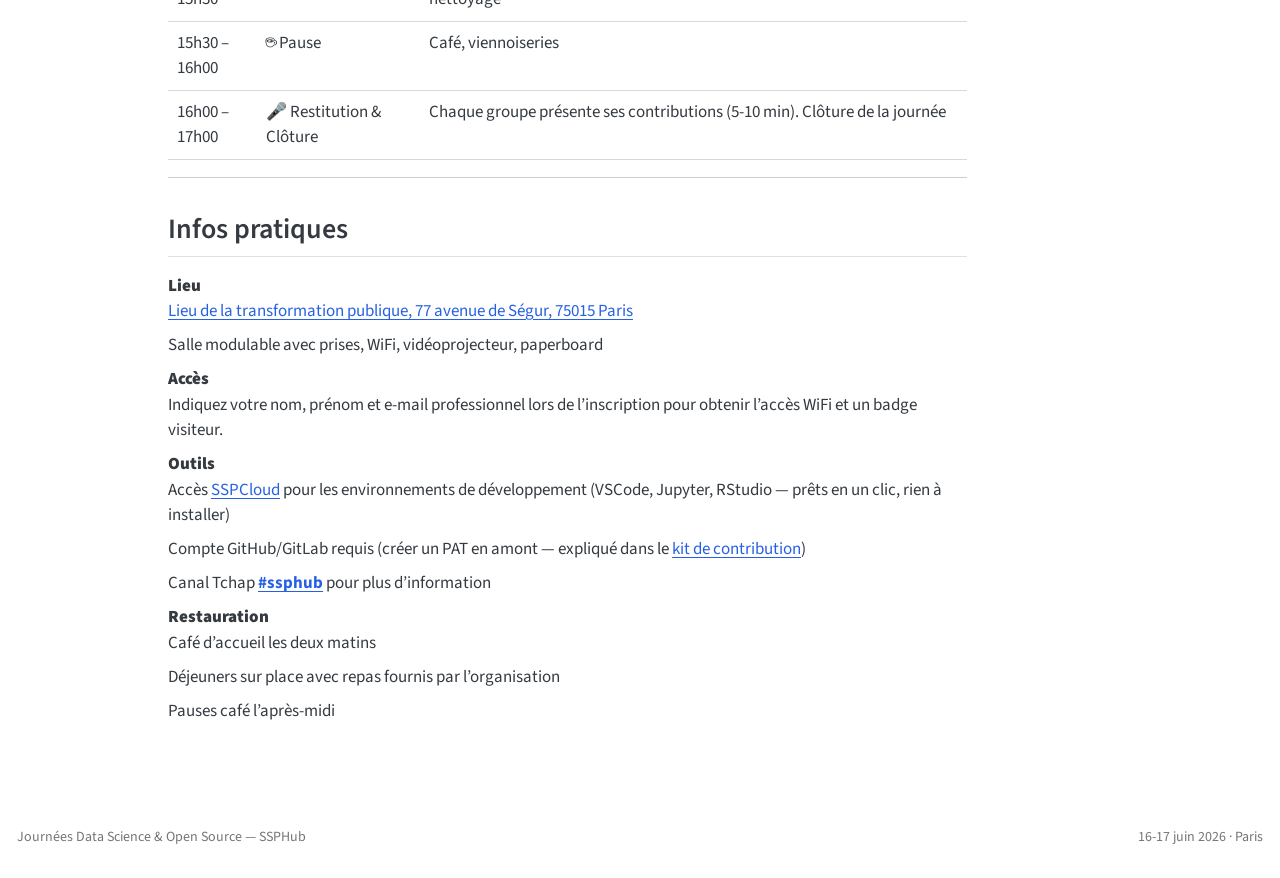
<file: programme.html>
<!DOCTYPE html>
<html xmlns="http://www.w3.org/1999/xhtml" lang="fr" xml:lang="fr"><head>

<meta charset="utf-8">
<meta name="generator" content="quarto-1.9.38">

<meta name="viewport" content="width=device-width, initial-scale=1.0, user-scalable=yes">


<title>Programme – Journées Data Science &amp; Open Source</title>
<style>
/* Default styles provided by pandoc.
** See https://pandoc.org/MANUAL.html#variables-for-html for config info.
*/
code{white-space: pre-wrap;}
span.smallcaps{font-variant: small-caps;}
div.columns{display: flex; gap: min(4vw, 1.5em);}
div.column{flex: auto; overflow-x: auto;}
div.hanging-indent{margin-left: 1.5em; text-indent: -1.5em;}
ul.task-list{list-style: none;}
ul.task-list li input[type="checkbox"] {
  width: 0.8em;
  margin: 0 0.8em 0.2em -1em; /* quarto-specific, see https://github.com/quarto-dev/quarto-cli/issues/4556 */ 
  vertical-align: middle;
}
</style>


<script src="site_libs/quarto-nav/quarto-nav.js"></script>
<script src="site_libs/quarto-nav/headroom.min.js"></script>
<script src="site_libs/clipboard/clipboard.min.js"></script>
<script src="site_libs/quarto-search/autocomplete.umd.js"></script>
<script src="site_libs/quarto-search/fuse.min.js"></script>
<script src="site_libs/quarto-search/quarto-search.js"></script>
<meta name="quarto:offset" content="./">
<script src="site_libs/quarto-html/quarto.js" type="module"></script>
<script src="site_libs/quarto-html/tabsets/tabsets.js" type="module"></script>
<script src="site_libs/quarto-html/popper.min.js"></script>
<script src="site_libs/quarto-html/tippy.umd.min.js"></script>
<script src="site_libs/quarto-html/anchor.min.js"></script>
<link href="site_libs/quarto-html/tippy.css" rel="stylesheet">
<link href="site_libs/quarto-html/quarto-syntax-highlighting-15634bcf2e68342d4ad2dfa704d543f6.css" rel="stylesheet" id="quarto-text-highlighting-styles">
<script src="site_libs/bootstrap/bootstrap.min.js"></script>
<link href="site_libs/bootstrap/bootstrap-icons.css" rel="stylesheet">
<link href="site_libs/bootstrap/bootstrap-bba5ebae505b5c03f3f0d8040a416a6b.min.css" rel="stylesheet" append-hash="true" id="quarto-bootstrap" data-mode="light">
<script id="quarto-search-options" type="application/json">{
  "location": "navbar",
  "copy-button": false,
  "collapse-after": 3,
  "panel-placement": "end",
  "type": "overlay",
  "limit": 50,
  "keyboard-shortcut": [
    "f",
    "/",
    "s"
  ],
  "show-item-context": false,
  "language": {
    "search-no-results-text": "Pas de résultats",
    "search-matching-documents-text": "documents trouvés",
    "search-copy-link-title": "Copier le lien vers la recherche",
    "search-hide-matches-text": "Cacher les correspondances additionnelles",
    "search-more-match-text": "correspondance de plus dans ce document",
    "search-more-matches-text": "correspondances de plus dans ce document",
    "search-clear-button-title": "Effacer",
    "search-text-placeholder": "",
    "search-detached-cancel-button-title": "Annuler",
    "search-submit-button-title": "Envoyer",
    "search-label": "Recherche"
  }
}</script>


<link rel="stylesheet" href="styles.css">
</head>

<body class="nav-fixed quarto-light">

<div id="quarto-search-results"></div>
  <header id="quarto-header" class="headroom fixed-top">
    <nav class="navbar navbar-expand-lg " data-bs-theme="dark">
      <div class="navbar-container container-fluid">
      <div class="navbar-brand-container mx-auto">
    <a class="navbar-brand" href="./index.html">
    <span class="navbar-title">Journées Data Science &amp; Open Source</span>
    </a>
  </div>
            <div id="quarto-search" class="" title="Recherche"></div>
          <button class="navbar-toggler" type="button" data-bs-toggle="collapse" data-bs-target="#navbarCollapse" aria-controls="navbarCollapse" role="menu" aria-expanded="false" aria-label="Basculer la navigation" onclick="if (window.quartoToggleHeadroom) { window.quartoToggleHeadroom(); }">
  <span class="navbar-toggler-icon"></span>
</button>
          <div class="collapse navbar-collapse" id="navbarCollapse">
            <ul class="navbar-nav navbar-nav-scroll me-auto">
  <li class="nav-item">
    <a class="nav-link" href="./index.html"> 
<span class="menu-text">Accueil</span></a>
  </li>  
  <li class="nav-item">
    <a class="nav-link active" href="./programme.html" aria-current="page"> 
<span class="menu-text">Programme</span></a>
  </li>  
  <li class="nav-item">
    <a class="nav-link" href="./sujets.html"> 
<span class="menu-text">Sujets</span></a>
  </li>  
  <li class="nav-item">
    <a class="nav-link" href="./intro.html" target="_blank"> 
<span class="menu-text">Slides intro</span></a>
  </li>  
  <li class="nav-item">
    <a class="nav-link" href="./divers.html"> 
<span class="menu-text">Contribution libre</span></a>
  </li>  
  <li class="nav-item">
    <a class="nav-link" href="./git-guide.html"> 
<span class="menu-text">Kit contribution</span></a>
  </li>  
  <li class="nav-item">
    <a class="nav-link" href="./contributions.html"> 
<span class="menu-text">Contributions</span></a>
  </li>  
</ul>
          </div> <!-- /navcollapse -->
            <div class="quarto-navbar-tools">
</div>
      </div> <!-- /container-fluid -->
    </nav>
</header>
<!-- content -->
<div id="quarto-content" class="quarto-container page-columns page-rows-contents page-layout-article page-navbar">
<!-- sidebar -->
<!-- margin-sidebar -->
    <div id="quarto-margin-sidebar" class="sidebar margin-sidebar">
        <nav id="TOC" role="doc-toc" class="toc-active">
    <h2 id="toc-title">Sur cette page</h2>
   
  <ul>
  <li><a href="#mardi-16-juin-2026" id="toc-mardi-16-juin-2026" class="nav-link active" data-scroll-target="#mardi-16-juin-2026">Mardi 16 juin 2026</a></li>
  <li><a href="#mercredi-17-juin-2026" id="toc-mercredi-17-juin-2026" class="nav-link" data-scroll-target="#mercredi-17-juin-2026">Mercredi 17 juin 2026</a></li>
  <li><a href="#infos-pratiques" id="toc-infos-pratiques" class="nav-link" data-scroll-target="#infos-pratiques">Infos pratiques</a></li>
  </ul>
</nav>
    </div>
<!-- main -->
<main class="content" id="quarto-document-content">

<header id="title-block-header" class="quarto-title-block default">
<div class="quarto-title">
<h1 class="title">Programme</h1>
</div>



<div class="quarto-title-meta">

    
  
    
  </div>
  


</header>


<p>Le sprint se déroule sur <strong>deux jours en présentiel</strong> au Lieu de la transformation publique (Paris).</p>
<div class="callout callout-style-default callout-note callout-titled">
<div class="callout-header d-flex align-content-center">
<div class="callout-icon-container">
<i class="callout-icon"></i>
</div>
<div class="callout-title-container flex-fill">
Note
</div>
</div>
<div class="callout-body-container callout-body">
<p><strong>Format</strong> : travail en petits groupes autour d’un projet, guidés par un référent volontaire. Les contributions sont réelles — issues, PR, documentation — sur des projets open source utilisés par la communauté data science.</p>
</div>
</div>
<hr>
<section id="mardi-16-juin-2026" class="level2">
<h2 class="anchored" data-anchor-id="mardi-16-juin-2026">Mardi 16 juin 2026</h2>
<table class="caption-top table">
<thead>
<tr class="header">
<th>Horaire</th>
<th>Activité</th>
<th>Détail</th>
</tr>
</thead>
<tbody>
<tr class="odd">
<td>9h30 – 10h00</td>
<td>☕ Accueil &amp; café</td>
<td>Accueil des participants, installation, badges</td>
</tr>
<tr class="even">
<td>10h00 – 10h30</td>
<td>🎤 Ouverture</td>
<td>Ouverture par Sylvain Corlay (CEO <a href="https://quantstack.net/">Quantstack</a>)</td>
</tr>
<tr class="odd">
<td>10h30 – 10h45</td>
<td>🎯 Introduction</td>
<td>Rappel du déroulé des journées</td>
</tr>
<tr class="even">
<td>10h45 – 11h05</td>
<td>🎯 Pitch des sujets</td>
<td>Chaque sponsor présente son projet en 5 min : problème, stack, contributions attendues</td>
</tr>
<tr class="odd">
<td>11h05 – 11h15</td>
<td>🔀 Formation des groupes</td>
<td>Les participants rejoignent leur sujet préféré</td>
</tr>
<tr class="even">
<td>11h15 – 12h30</td>
<td>💻 Sprint</td>
<td>Travail en groupes. Les référents aident à la prise en main et à l’exploration du projet</td>
</tr>
<tr class="odd">
<td>12h30 – 14h00</td>
<td>🍽️ Déjeuner</td>
<td>Pause conviviale (repas fournis), échanges informels</td>
</tr>
<tr class="even">
<td>14h00 – 14h15</td>
<td>🔄 Point d’étape</td>
<td>Tour de table flash : chaque groupe partage son avancement</td>
</tr>
<tr class="odd">
<td>14h15 – 16h30</td>
<td>💻 Sprint</td>
<td>Poursuite du travail</td>
</tr>
<tr class="even">
<td>16h30 – 16h45</td>
<td>☕ Pause</td>
<td>Café, viennoiseries</td>
</tr>
<tr class="odd">
<td>16h45 – 17h30</td>
<td>💻 Sprint</td>
<td>Finalisation des contributions de la journée</td>
</tr>
</tbody>
</table>
<hr>
</section>
<section id="mercredi-17-juin-2026" class="level2">
<h2 class="anchored" data-anchor-id="mercredi-17-juin-2026">Mercredi 17 juin 2026</h2>
<table class="caption-top table">
<colgroup>
<col style="width: 11%">
<col style="width: 20%">
<col style="width: 67%">
</colgroup>
<thead>
<tr class="header">
<th>Horaire</th>
<th>Activité</th>
<th>Détail</th>
</tr>
</thead>
<tbody>
<tr class="odd">
<td>9h00 – 9h15</td>
<td>☕ Accueil café</td>
<td>Récapitulatif J-1 et plan de la journée</td>
</tr>
<tr class="even">
<td>9h15 – 12h00</td>
<td>💻 Sprint</td>
<td>Travail en groupes, finalisation des contributions en cours, nouvelles contributions</td>
</tr>
<tr class="odd">
<td>12h00 – 13h30</td>
<td>🍽️ Déjeuner</td>
<td>Repas fournis</td>
</tr>
<tr class="even">
<td>13h30 – 15h30</td>
<td>💻 Sprint</td>
<td>Dernière session de travail. Finalisation des contributions en cours, nettoyage</td>
</tr>
<tr class="odd">
<td>15h30 – 16h00</td>
<td>☕ Pause</td>
<td>Café, viennoiseries</td>
</tr>
<tr class="even">
<td>16h00 – 17h00</td>
<td>🎤 Restitution &amp; Clôture</td>
<td>Chaque groupe présente ses contributions (5-10 min). Clôture de la journée</td>
</tr>
</tbody>
</table>
<hr>
</section>
<section id="infos-pratiques" class="level2">
<h2 class="anchored" data-anchor-id="infos-pratiques">Infos pratiques</h2>
<dl>
<dt><strong>Lieu</strong></dt>
<dd>
<a href="https://cartes.gouv.fr/explorer-les-cartes?c=2.305609,48.847446&amp;z=18&amp;l=PLAN.IGN$GEOPORTAIL:GPP:TMS(1;1;1;0;standard)&amp;w=&amp;permalink=yes">Lieu de la transformation publique, 77 avenue de Ségur, 75015 Paris</a>
</dd>
<dd>
Salle modulable avec prises, WiFi, vidéoprojecteur, paperboard
</dd>
<dt><strong>Accès</strong></dt>
<dd>
Indiquez votre nom, prénom et e-mail professionnel lors de l’inscription pour obtenir l’accès WiFi et un badge visiteur.
</dd>
<dt><strong>Outils</strong></dt>
<dd>
Accès <a href="https://datalab.sspcloud.fr">SSPCloud</a> pour les environnements de développement (VSCode, Jupyter, RStudio — prêts en un clic, rien à installer)
</dd>
<dd>
Compte GitHub/GitLab requis (créer un PAT en amont — expliqué dans le <a href="./git-guide.html">kit de contribution</a>)
</dd>
<dd>
Canal Tchap <a href="https://tchap.gouv.fr/#/room/#ssphub:agent.finances.tchap.gouv.fr"><strong>#ssphub</strong></a> pour plus d’information
</dd>
<dt><strong>Restauration</strong></dt>
<dd>
Café d’accueil les deux matins
</dd>
<dd>
Déjeuners sur place avec repas fournis par l’organisation
</dd>
<dd>
Pauses café l’après-midi
</dd>
</dl>


</section>

</main> <!-- /main -->
<script id="quarto-html-after-body" type="application/javascript">
  window.document.addEventListener("DOMContentLoaded", function (event) {
    const icon = "";
    const anchorJS = new window.AnchorJS();
    anchorJS.options = {
      placement: 'right',
      icon: icon
    };
    anchorJS.add('.anchored');
    const isCodeAnnotation = (el) => {
      for (const clz of el.classList) {
        if (clz.startsWith('code-annotation-')) {                     
          return true;
        }
      }
      return false;
    }
    const onCopySuccess = function(e) {
      // button target
      const button = e.trigger;
      // don't keep focus
      button.blur();
      // flash "checked"
      button.classList.add('code-copy-button-checked');
      var currentTitle = button.getAttribute("title");
      button.setAttribute("title", "Copié");
      let tooltip;
      if (window.bootstrap) {
        button.setAttribute("data-bs-toggle", "tooltip");
        button.setAttribute("data-bs-placement", "left");
        button.setAttribute("data-bs-title", "Copié");
        tooltip = new bootstrap.Tooltip(button, 
          { trigger: "manual", 
            customClass: "code-copy-button-tooltip",
            offset: [0, -8]});
        tooltip.show();    
      }
      setTimeout(function() {
        if (tooltip) {
          tooltip.hide();
          button.removeAttribute("data-bs-title");
          button.removeAttribute("data-bs-toggle");
          button.removeAttribute("data-bs-placement");
        }
        button.setAttribute("title", currentTitle);
        button.classList.remove('code-copy-button-checked');
      }, 1000);
      // clear code selection
      e.clearSelection();
    }
    const getTextToCopy = function(trigger) {
      const outerScaffold = trigger.parentElement.cloneNode(true);
      const codeEl = outerScaffold.querySelector('code');
      for (const childEl of codeEl.children) {
        if (isCodeAnnotation(childEl)) {
          childEl.remove();
        }
      }
      return codeEl.innerText;
    }
    const clipboard = new window.ClipboardJS('.code-copy-button:not([data-in-quarto-modal])', {
      text: getTextToCopy
    });
    clipboard.on('success', onCopySuccess);
    if (window.document.getElementById('quarto-embedded-source-code-modal')) {
      const clipboardModal = new window.ClipboardJS('.code-copy-button[data-in-quarto-modal]', {
        text: getTextToCopy,
        container: window.document.getElementById('quarto-embedded-source-code-modal')
      });
      clipboardModal.on('success', onCopySuccess);
    }
      var localhostRegex = new RegExp(/^(?:http|https):\/\/localhost\:?[0-9]*\//);
      var mailtoRegex = new RegExp(/^mailto:/);
        var filterRegex = new RegExp("https:\/\/InseeFrLab\.github\.io\/journees-datascience-opensource\/");
      var isInternal = (href) => {
          return filterRegex.test(href) || localhostRegex.test(href) || mailtoRegex.test(href);
      }
      // Inspect non-navigation links and adorn them if external
     var links = window.document.querySelectorAll('a[href]:not(.nav-link):not(.navbar-brand):not(.toc-action):not(.sidebar-link):not(.sidebar-item-toggle):not(.pagination-link):not(.no-external):not([aria-hidden]):not(.dropdown-item):not(.quarto-navigation-tool):not(.about-link)');
      for (var i=0; i<links.length; i++) {
        const link = links[i];
        if (!isInternal(link.href)) {
          // undo the damage that might have been done by quarto-nav.js in the case of
          // links that we want to consider external
          if (link.dataset.originalHref !== undefined) {
            link.href = link.dataset.originalHref;
          }
        }
      }
    function tippyHover(el, contentFn, onTriggerFn, onUntriggerFn) {
      const config = {
        allowHTML: true,
        maxWidth: 500,
        delay: 100,
        arrow: false,
        appendTo: function(el) {
            return el.parentElement;
        },
        interactive: true,
        interactiveBorder: 10,
        theme: 'quarto',
        placement: 'bottom-start',
      };
      if (contentFn) {
        config.content = contentFn;
      }
      if (onTriggerFn) {
        config.onTrigger = onTriggerFn;
      }
      if (onUntriggerFn) {
        config.onUntrigger = onUntriggerFn;
      }
      window.tippy(el, config); 
    }
    const noterefs = window.document.querySelectorAll('a[role="doc-noteref"]');
    for (var i=0; i<noterefs.length; i++) {
      const ref = noterefs[i];
      tippyHover(ref, function() {
        // use id or data attribute instead here
        let href = ref.getAttribute('data-footnote-href') || ref.getAttribute('href');
        try { href = new URL(href).hash; } catch {}
        const id = href.replace(/^#\/?/, "");
        const note = window.document.getElementById(id);
        if (note) {
          return note.innerHTML;
        } else {
          return "";
        }
      });
    }
    const xrefs = window.document.querySelectorAll('a.quarto-xref');
    const processXRef = (id, note) => {
      // Strip column container classes
      const stripColumnClz = (el) => {
        el.classList.remove("page-full", "page-columns");
        if (el.children) {
          for (const child of el.children) {
            stripColumnClz(child);
          }
        }
      }
      stripColumnClz(note)
      if (id === null || id.startsWith('sec-')) {
        // Special case sections, only their first couple elements
        const container = document.createElement("div");
        if (note.children && note.children.length > 2) {
          container.appendChild(note.children[0].cloneNode(true));
          for (let i = 1; i < note.children.length; i++) {
            const child = note.children[i];
            if (child.tagName === "P" && child.innerText === "") {
              continue;
            } else {
              container.appendChild(child.cloneNode(true));
              break;
            }
          }
          if (window.Quarto?.typesetMath) {
            window.Quarto.typesetMath(container);
          }
          return container.innerHTML
        } else {
          if (window.Quarto?.typesetMath) {
            window.Quarto.typesetMath(note);
          }
          return note.innerHTML;
        }
      } else {
        // Remove any anchor links if they are present
        const anchorLink = note.querySelector('a.anchorjs-link');
        if (anchorLink) {
          anchorLink.remove();
        }
        if (window.Quarto?.typesetMath) {
          window.Quarto.typesetMath(note);
        }
        if (note.classList.contains("callout")) {
          return note.outerHTML;
        } else {
          return note.innerHTML;
        }
      }
    }
    for (var i=0; i<xrefs.length; i++) {
      const xref = xrefs[i];
      tippyHover(xref, undefined, function(instance) {
        instance.disable();
        let url = xref.getAttribute('href');
        let hash = undefined; 
        if (url.startsWith('#')) {
          hash = url;
        } else {
          try { hash = new URL(url).hash; } catch {}
        }
        if (hash) {
          const id = hash.replace(/^#\/?/, "");
          const note = window.document.getElementById(id);
          if (note !== null) {
            try {
              const html = processXRef(id, note.cloneNode(true));
              instance.setContent(html);
            } finally {
              instance.enable();
              instance.show();
            }
          } else {
            // See if we can fetch this
            fetch(url.split('#')[0])
            .then(res => res.text())
            .then(html => {
              const parser = new DOMParser();
              const htmlDoc = parser.parseFromString(html, "text/html");
              const note = htmlDoc.getElementById(id);
              if (note !== null) {
                const html = processXRef(id, note);
                instance.setContent(html);
              } 
            }).finally(() => {
              instance.enable();
              instance.show();
            });
          }
        } else {
          // See if we can fetch a full url (with no hash to target)
          // This is a special case and we should probably do some content thinning / targeting
          fetch(url)
          .then(res => res.text())
          .then(html => {
            const parser = new DOMParser();
            const htmlDoc = parser.parseFromString(html, "text/html");
            const note = htmlDoc.querySelector('main.content');
            if (note !== null) {
              // This should only happen for chapter cross references
              // (since there is no id in the URL)
              // remove the first header
              if (note.children.length > 0 && note.children[0].tagName === "HEADER") {
                note.children[0].remove();
              }
              const html = processXRef(null, note);
              instance.setContent(html);
            } 
          }).finally(() => {
            instance.enable();
            instance.show();
          });
        }
      }, function(instance) {
      });
    }
        let selectedAnnoteEl;
        const selectorForAnnotation = ( cell, annotation) => {
          let cellAttr = 'data-code-cell="' + cell + '"';
          let lineAttr = 'data-code-annotation="' +  annotation + '"';
          const selector = 'span[' + cellAttr + '][' + lineAttr + ']';
          return selector;
        }
        const selectCodeLines = (annoteEl) => {
          const doc = window.document;
          const targetCell = annoteEl.getAttribute("data-target-cell");
          const targetAnnotation = annoteEl.getAttribute("data-target-annotation");
          const annoteSpan = window.document.querySelector(selectorForAnnotation(targetCell, targetAnnotation));
          const lines = annoteSpan.getAttribute("data-code-lines").split(",");
          const lineIds = lines.map((line) => {
            return targetCell + "-" + line;
          })
          let top = null;
          let height = null;
          let parent = null;
          if (lineIds.length > 0) {
              //compute the position of the single el (top and bottom and make a div)
              const el = window.document.getElementById(lineIds[0]);
              top = el.offsetTop;
              height = el.offsetHeight;
              parent = el.parentElement.parentElement;
            if (lineIds.length > 1) {
              const lastEl = window.document.getElementById(lineIds[lineIds.length - 1]);
              const bottom = lastEl.offsetTop + lastEl.offsetHeight;
              height = bottom - top;
            }
            if (top !== null && height !== null && parent !== null) {
              // cook up a div (if necessary) and position it 
              let div = window.document.getElementById("code-annotation-line-highlight");
              if (div === null) {
                div = window.document.createElement("div");
                div.setAttribute("id", "code-annotation-line-highlight");
                div.style.position = 'absolute';
                parent.appendChild(div);
              }
              div.style.top = top - 2 + "px";
              div.style.height = height + 4 + "px";
              div.style.left = 0;
              let gutterDiv = window.document.getElementById("code-annotation-line-highlight-gutter");
              if (gutterDiv === null) {
                gutterDiv = window.document.createElement("div");
                gutterDiv.setAttribute("id", "code-annotation-line-highlight-gutter");
                gutterDiv.style.position = 'absolute';
                const codeCell = window.document.getElementById(targetCell);
                const gutter = codeCell.querySelector('.code-annotation-gutter');
                gutter.appendChild(gutterDiv);
              }
              gutterDiv.style.top = top - 2 + "px";
              gutterDiv.style.height = height + 4 + "px";
            }
            selectedAnnoteEl = annoteEl;
          }
        };
        const unselectCodeLines = () => {
          const elementsIds = ["code-annotation-line-highlight", "code-annotation-line-highlight-gutter"];
          elementsIds.forEach((elId) => {
            const div = window.document.getElementById(elId);
            if (div) {
              div.remove();
            }
          });
          selectedAnnoteEl = undefined;
        };
          // Handle positioning of the toggle
      window.addEventListener(
        "resize",
        throttle(() => {
          elRect = undefined;
          if (selectedAnnoteEl) {
            selectCodeLines(selectedAnnoteEl);
          }
        }, 10)
      );
      function throttle(fn, ms) {
      let throttle = false;
      let timer;
        return (...args) => {
          if(!throttle) { // first call gets through
              fn.apply(this, args);
              throttle = true;
          } else { // all the others get throttled
              if(timer) clearTimeout(timer); // cancel #2
              timer = setTimeout(() => {
                fn.apply(this, args);
                timer = throttle = false;
              }, ms);
          }
        };
      }
        // Attach click handler to the DT
        const annoteDls = window.document.querySelectorAll('dt[data-target-cell]');
        for (const annoteDlNode of annoteDls) {
          annoteDlNode.addEventListener('click', (event) => {
            const clickedEl = event.target;
            if (clickedEl !== selectedAnnoteEl) {
              unselectCodeLines();
              const activeEl = window.document.querySelector('dt[data-target-cell].code-annotation-active');
              if (activeEl) {
                activeEl.classList.remove('code-annotation-active');
              }
              selectCodeLines(clickedEl);
              clickedEl.classList.add('code-annotation-active');
            } else {
              // Unselect the line
              unselectCodeLines();
              clickedEl.classList.remove('code-annotation-active');
            }
          });
        }
    const findCites = (el) => {
      const parentEl = el.parentElement;
      if (parentEl) {
        const cites = parentEl.dataset.cites;
        if (cites) {
          return {
            el,
            cites: cites.split(' ')
          };
        } else {
          return findCites(el.parentElement)
        }
      } else {
        return undefined;
      }
    };
    var bibliorefs = window.document.querySelectorAll('a[role="doc-biblioref"]');
    for (var i=0; i<bibliorefs.length; i++) {
      const ref = bibliorefs[i];
      const citeInfo = findCites(ref);
      if (citeInfo) {
        tippyHover(citeInfo.el, function() {
          var popup = window.document.createElement('div');
          citeInfo.cites.forEach(function(cite) {
            var citeDiv = window.document.createElement('div');
            citeDiv.classList.add('hanging-indent');
            citeDiv.classList.add('csl-entry');
            var biblioDiv = window.document.getElementById('ref-' + cite);
            if (biblioDiv) {
              citeDiv.innerHTML = biblioDiv.innerHTML;
            }
            popup.appendChild(citeDiv);
          });
          return popup.innerHTML;
        });
      }
    }
  });
  </script>
</div> <!-- /content -->
<footer class="footer">
  <div class="nav-footer">
    <div class="nav-footer-left">
<p>Journées Data Science &amp; Open Source — SSPHub</p>
</div>   
    <div class="nav-footer-center">
      &nbsp;
    </div>
    <div class="nav-footer-right">
<p>16-17 juin 2026 · Paris</p>
</div>
  </div>
</footer>




</body></html>
</file>
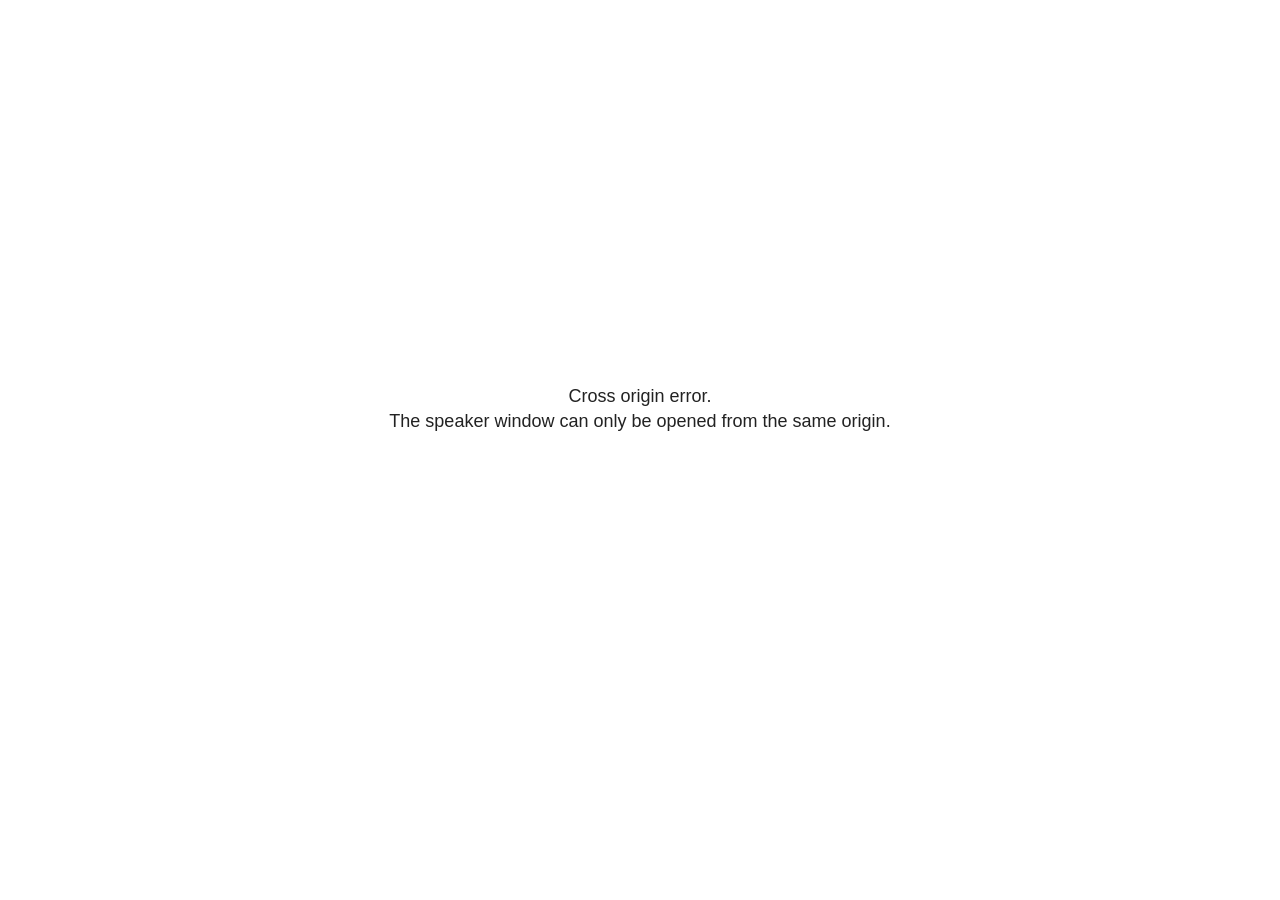
<file: site_libs/revealjs/plugin/notes/speaker-view.html>
<!--
	NOTE: You need to build the notes plugin after making changes to this file.
-->
<html lang="en">
	<head>
		<meta charset="utf-8">

		<title>reveal.js - Speaker View</title>

		<style>
			body {
				font-family: Helvetica;
				font-size: 18px;
			}

			#current-slide,
			#upcoming-slide,
			#speaker-controls {
				padding: 6px;
				box-sizing: border-box;
				-moz-box-sizing: border-box;
			}

			#current-slide iframe,
			#upcoming-slide iframe {
				width: 100%;
				height: 100%;
				border: 1px solid #ddd;
			}

			#current-slide .label,
			#upcoming-slide .label {
				position: absolute;
				top: 10px;
				left: 10px;
				z-index: 2;
			}

			#connection-status {
				position: absolute;
				top: 0;
				left: 0;
				width: 100%;
				height: 100%;
				z-index: 20;
				padding: 30% 20% 20% 20%;
				font-size: 18px;
				color: #222;
				background: #fff;
				text-align: center;
				box-sizing: border-box;
				line-height: 1.4;
			}

			.overlay-element {
				height: 34px;
				line-height: 34px;
				padding: 0 10px;
				text-shadow: none;
				background: rgba( 220, 220, 220, 0.8 );
				color: #222;
				font-size: 14px;
			}

			.overlay-element.interactive:hover {
				background: rgba( 220, 220, 220, 1 );
			}

			#current-slide {
				position: absolute;
				width: 60%;
				height: 100%;
				top: 0;
				left: 0;
				padding-right: 0;
			}

			#upcoming-slide {
				position: absolute;
				width: 40%;
				height: 40%;
				right: 0;
				top: 0;
			}

			/* Speaker controls */
			#speaker-controls {
				position: absolute;
				top: 40%;
				right: 0;
				width: 40%;
				height: 60%;
				overflow: auto;
				font-size: 18px;
			}

				.speaker-controls-time.hidden,
				.speaker-controls-notes.hidden {
					display: none;
				}

				.speaker-controls-time .label,
				.speaker-controls-pace .label,
				.speaker-controls-notes .label {
					text-transform: uppercase;
					font-weight: normal;
					font-size: 0.66em;
					color: #666;
					margin: 0;
				}

				.speaker-controls-time, .speaker-controls-pace {
					border-bottom: 1px solid rgba( 200, 200, 200, 0.5 );
					margin-bottom: 10px;
					padding: 10px 16px;
					padding-bottom: 20px;
					cursor: pointer;
				}

				.speaker-controls-time .reset-button {
					opacity: 0;
					float: right;
					color: #666;
					text-decoration: none;
				}
				.speaker-controls-time:hover .reset-button {
					opacity: 1;
				}

				.speaker-controls-time .timer,
				.speaker-controls-time .clock {
					width: 50%;
				}

				.speaker-controls-time .timer,
				.speaker-controls-time .clock,
				.speaker-controls-time .pacing .hours-value,
				.speaker-controls-time .pacing .minutes-value,
				.speaker-controls-time .pacing .seconds-value {
					font-size: 1.9em;
				}

				.speaker-controls-time .timer {
					float: left;
				}

				.speaker-controls-time .clock {
					float: right;
					text-align: right;
				}

				.speaker-controls-time span.mute {
					opacity: 0.3;
				}

				.speaker-controls-time .pacing-title {
					margin-top: 5px;
				}

				.speaker-controls-time .pacing.ahead {
					color: blue;
				}

				.speaker-controls-time .pacing.on-track {
					color: green;
				}

				.speaker-controls-time .pacing.behind {
					color: red;
				}

				.speaker-controls-notes {
					padding: 10px 16px;
				}

				.speaker-controls-notes .value {
					margin-top: 5px;
					line-height: 1.4;
					font-size: 1.2em;
				}

			/* Layout selector */
			#speaker-layout {
				position: absolute;
				top: 10px;
				right: 10px;
				color: #222;
				z-index: 10;
			}
				#speaker-layout select {
					position: absolute;
					width: 100%;
					height: 100%;
					top: 0;
					left: 0;
					border: 0;
					box-shadow: 0;
					cursor: pointer;
					opacity: 0;

					font-size: 1em;
					background-color: transparent;

					-moz-appearance: none;
					-webkit-appearance: none;
					-webkit-tap-highlight-color: rgba(0, 0, 0, 0);
				}

				#speaker-layout select:focus {
					outline: none;
					box-shadow: none;
				}

			.clear {
				clear: both;
			}

			/* Speaker layout: Wide */
			body[data-speaker-layout="wide"] #current-slide,
			body[data-speaker-layout="wide"] #upcoming-slide {
				width: 50%;
				height: 45%;
				padding: 6px;
			}

			body[data-speaker-layout="wide"] #current-slide {
				top: 0;
				left: 0;
			}

			body[data-speaker-layout="wide"] #upcoming-slide {
				top: 0;
				left: 50%;
			}

			body[data-speaker-layout="wide"] #speaker-controls {
				top: 45%;
				left: 0;
				width: 100%;
				height: 50%;
				font-size: 1.25em;
			}

			/* Speaker layout: Tall */
			body[data-speaker-layout="tall"] #current-slide,
			body[data-speaker-layout="tall"] #upcoming-slide {
				width: 45%;
				height: 50%;
				padding: 6px;
			}

			body[data-speaker-layout="tall"] #current-slide {
				top: 0;
				left: 0;
			}

			body[data-speaker-layout="tall"] #upcoming-slide {
				top: 50%;
				left: 0;
			}

			body[data-speaker-layout="tall"] #speaker-controls {
				padding-top: 40px;
				top: 0;
				left: 45%;
				width: 55%;
				height: 100%;
				font-size: 1.25em;
			}

			/* Speaker layout: Notes only */
			body[data-speaker-layout="notes-only"] #current-slide,
			body[data-speaker-layout="notes-only"] #upcoming-slide {
				display: none;
			}

			body[data-speaker-layout="notes-only"] #speaker-controls {
				padding-top: 40px;
				top: 0;
				left: 0;
				width: 100%;
				height: 100%;
				font-size: 1.25em;
			}

			@media screen and (max-width: 1080px) {
				body[data-speaker-layout="default"] #speaker-controls {
					font-size: 16px;
				}
			}

			@media screen and (max-width: 900px) {
				body[data-speaker-layout="default"] #speaker-controls {
					font-size: 14px;
				}
			}

			@media screen and (max-width: 800px) {
				body[data-speaker-layout="default"] #speaker-controls {
					font-size: 12px;
				}
			}

		</style>
	</head>

	<body>

		<div id="connection-status">Loading speaker view...</div>

		<div id="current-slide"></div>
		<div id="upcoming-slide"><span class="overlay-element label">Upcoming</span></div>
		<div id="speaker-controls">
			<div class="speaker-controls-time">
				<h4 class="label">Time <span class="reset-button">Click to Reset</span></h4>
				<div class="clock">
					<span class="clock-value">0:00 AM</span>
				</div>
				<div class="timer">
					<span class="hours-value">00</span><span class="minutes-value">:00</span><span class="seconds-value">:00</span>
				</div>
				<div class="clear"></div>

				<h4 class="label pacing-title" style="display: none">Pacing – Time to finish current slide</h4>
				<div class="pacing" style="display: none">
					<span class="hours-value">00</span><span class="minutes-value">:00</span><span class="seconds-value">:00</span>
				</div>
			</div>

			<div class="speaker-controls-notes hidden">
				<h4 class="label">Notes</h4>
				<div class="value"></div>
			</div>
		</div>
		<div id="speaker-layout" class="overlay-element interactive">
			<span class="speaker-layout-label"></span>
			<select class="speaker-layout-dropdown"></select>
		</div>

		<script>

			(function() {

				var notes,
					notesValue,
					currentState,
					currentSlide,
					upcomingSlide,
					layoutLabel,
					layoutDropdown,
					pendingCalls = {},
					lastRevealApiCallId = 0,
					connected = false

				var connectionStatus = document.querySelector( '#connection-status' );

				var SPEAKER_LAYOUTS = {
					'default': 'Default',
					'wide': 'Wide',
					'tall': 'Tall',
					'notes-only': 'Notes only'
				};

				setupLayout();

				let openerOrigin;

				try {
					openerOrigin = window.opener.location.origin;
				}
				catch ( error ) { console.warn( error ) }

				// In order to prevent XSS, the speaker view will only run if its
				// opener has the same origin as itself
				if( window.location.origin !== openerOrigin ) {
					connectionStatus.innerHTML = 'Cross origin error.<br>The speaker window can only be opened from the same origin.';
					return;
				}

				var connectionTimeout = setTimeout( function() {
					connectionStatus.innerHTML = 'Error connecting to main window.<br>Please try closing and reopening the speaker view.';
				}, 5000 );

				window.addEventListener( 'message', function( event ) {

					// Validate the origin of all messages to avoid parsing messages
					// that aren't meant for us. Ignore when running off file:// so
					// that the speaker view continues to work without a web server.
					if( window.location.origin !== event.origin && window.location.origin !== 'file://' ) {
						return
					}

					clearTimeout( connectionTimeout );
					connectionStatus.style.display = 'none';

					var data = JSON.parse( event.data );

					// The overview mode is only useful to the reveal.js instance
					// where navigation occurs so we don't sync it
					if( data.state ) delete data.state.overview;

					// Messages sent by the notes plugin inside of the main window
					if( data && data.namespace === 'reveal-notes' ) {
						if( data.type === 'connect' ) {
							handleConnectMessage( data );
						}
						else if( data.type === 'state' ) {
							handleStateMessage( data );
						}
						else if( data.type === 'return' ) {
							pendingCalls[data.callId](data.result);
							delete pendingCalls[data.callId];
						}
					}
					// Messages sent by the reveal.js inside of the current slide preview
					else if( data && data.namespace === 'reveal' ) {
						if( /ready/.test( data.eventName ) ) {
							// Send a message back to notify that the handshake is complete
							window.opener.postMessage( JSON.stringify({ namespace: 'reveal-notes', type: 'connected'} ), '*' );
						}
						else if( /slidechanged|fragmentshown|fragmenthidden|paused|resumed/.test( data.eventName ) && currentState !== JSON.stringify( data.state ) ) {

							dispatchStateToMainWindow( data.state );

						}
					}

				} );

				/**
				 * Updates the presentation in the main window to match the state
				 * of the presentation in the notes window.
				 */
				const dispatchStateToMainWindow = debounce(( state ) => {
					window.opener.postMessage( JSON.stringify({ method: 'setState', args: [ state ]} ), '*' );
				}, 500);

				/**
				 * Asynchronously calls the Reveal.js API of the main frame.
				 */
				function callRevealApi( methodName, methodArguments, callback ) {

					var callId = ++lastRevealApiCallId;
					pendingCalls[callId] = callback;
					window.opener.postMessage( JSON.stringify( {
						namespace: 'reveal-notes',
						type: 'call',
						callId: callId,
						methodName: methodName,
						arguments: methodArguments
					} ), '*' );

				}

				/**
				 * Called when the main window is trying to establish a
				 * connection.
				 */
				function handleConnectMessage( data ) {

					if( connected === false ) {
						connected = true;

						setupIframes( data );
						setupKeyboard();
						setupNotes();
						setupTimer();
						setupHeartbeat();
					}

				}

				/**
				 * Called when the main window sends an updated state.
				 */
				function handleStateMessage( data ) {

					// Store the most recently set state to avoid circular loops
					// applying the same state
					currentState = JSON.stringify( data.state );

					// No need for updating the notes in case of fragment changes
					if ( data.notes ) {
						notes.classList.remove( 'hidden' );
						notesValue.style.whiteSpace = data.whitespace;
						if( data.markdown ) {
							notesValue.innerHTML = marked( data.notes );
						}
						else {
							notesValue.innerHTML = data.notes;
						}
					}
					else {
						notes.classList.add( 'hidden' );
					}

					// Update the note slides
					currentSlide.contentWindow.postMessage( JSON.stringify({ method: 'setState', args: [ data.state ] }), '*' );
					upcomingSlide.contentWindow.postMessage( JSON.stringify({ method: 'setState', args: [ data.state ] }), '*' );
					upcomingSlide.contentWindow.postMessage( JSON.stringify({ method: 'next' }), '*' );

				}

				// Limit to max one state update per X ms
				handleStateMessage = debounce( handleStateMessage, 200 );

				/**
				 * Forward keyboard events to the current slide window.
				 * This enables keyboard events to work even if focus
				 * isn't set on the current slide iframe.
				 *
				 * Block F5 default handling, it reloads and disconnects
				 * the speaker notes window.
				 */
				function setupKeyboard() {

					document.addEventListener( 'keydown', function( event ) {
						if( event.keyCode === 116 || ( event.metaKey && event.keyCode === 82 ) ) {
							event.preventDefault();
							return false;
						}
						currentSlide.contentWindow.postMessage( JSON.stringify({ method: 'triggerKey', args: [ event.keyCode ] }), '*' );
					} );

				}

				/**
				 * Creates the preview iframes.
				 */
				function setupIframes( data ) {

					var params = [
						'receiver',
						'progress=false',
						'history=false',
						'transition=none',
						'autoSlide=0',
						'backgroundTransition=none'
					].join( '&' );

					var urlSeparator = /\?/.test(data.url) ? '&' : '?';
					var hash = '#/' + data.state.indexh + '/' + data.state.indexv;
					var currentURL = data.url + urlSeparator + params + '&scrollActivationWidth=false&postMessageEvents=true' + hash;
					var upcomingURL = data.url + urlSeparator + params + '&scrollActivationWidth=false&controls=false' + hash;

					currentSlide = document.createElement( 'iframe' );
					currentSlide.setAttribute( 'width', 1280 );
					currentSlide.setAttribute( 'height', 1024 );
					currentSlide.setAttribute( 'src', currentURL );
					document.querySelector( '#current-slide' ).appendChild( currentSlide );

					upcomingSlide = document.createElement( 'iframe' );
					upcomingSlide.setAttribute( 'width', 640 );
					upcomingSlide.setAttribute( 'height', 512 );
					upcomingSlide.setAttribute( 'src', upcomingURL );
					document.querySelector( '#upcoming-slide' ).appendChild( upcomingSlide );

				}

				/**
				 * Setup the notes UI.
				 */
				function setupNotes() {

					notes = document.querySelector( '.speaker-controls-notes' );
					notesValue = document.querySelector( '.speaker-controls-notes .value' );

				}

				/**
				 * We send out a heartbeat at all times to ensure we can
				 * reconnect with the main presentation window after reloads.
				 */
				function setupHeartbeat() {

					setInterval( () => {
						window.opener.postMessage( JSON.stringify({ namespace: 'reveal-notes', type: 'heartbeat'} ), '*' );
					}, 1000 );

				}

				function getTimings( callback ) {

					callRevealApi( 'getSlidesAttributes', [], function ( slideAttributes ) {
						callRevealApi( 'getConfig', [], function ( config ) {
							var totalTime = config.totalTime;
							var minTimePerSlide = config.minimumTimePerSlide || 0;
							var defaultTiming = config.defaultTiming;
							if ((defaultTiming == null) && (totalTime == null)) {
								callback(null);
								return;
							}
							// Setting totalTime overrides defaultTiming
							if (totalTime) {
								defaultTiming = 0;
							}
							var timings = [];
							for ( var i in slideAttributes ) {
								var slide = slideAttributes[ i ];
								var timing = defaultTiming;
								if( slide.hasOwnProperty( 'data-timing' )) {
									var t = slide[ 'data-timing' ];
									timing = parseInt(t);
									if( isNaN(timing) ) {
										console.warn("Could not parse timing '" + t + "' of slide " + i + "; using default of " + defaultTiming);
										timing = defaultTiming;
									}
								}
								timings.push(timing);
							}
							if ( totalTime ) {
								// After we've allocated time to individual slides, we summarize it and
								// subtract it from the total time
								var remainingTime = totalTime - timings.reduce( function(a, b) { return a + b; }, 0 );
								// The remaining time is divided by the number of slides that have 0 seconds
								// allocated at the moment, giving the average time-per-slide on the remaining slides
								var remainingSlides = (timings.filter( function(x) { return x == 0 }) ).length
								var timePerSlide = Math.round( remainingTime / remainingSlides, 0 )
								// And now we replace every zero-value timing with that average
								timings = timings.map( function(x) { return (x==0 ? timePerSlide : x) } );
							}
							var slidesUnderMinimum = timings.filter( function(x) { return (x < minTimePerSlide) } ).length
							if ( slidesUnderMinimum ) {
								message = "The pacing time for " + slidesUnderMinimum + " slide(s) is under the configured minimum of " + minTimePerSlide + " seconds. Check the data-timing attribute on individual slides, or consider increasing the totalTime or minimumTimePerSlide configuration options (or removing some slides).";
								alert(message);
							}
							callback( timings );
						} );
					} );

				}

				/**
				 * Return the number of seconds allocated for presenting
				 * all slides up to and including this one.
				 */
				function getTimeAllocated( timings, callback ) {

					callRevealApi( 'getSlidePastCount', [], function ( currentSlide ) {
						var allocated = 0;
						for (var i in timings.slice(0, currentSlide + 1)) {
							allocated += timings[i];
						}
						callback( allocated );
					} );

				}

				/**
				 * Create the timer and clock and start updating them
				 * at an interval.
				 */
				function setupTimer() {

					var start = new Date(),
					timeEl = document.querySelector( '.speaker-controls-time' ),
					clockEl = timeEl.querySelector( '.clock-value' ),
					hoursEl = timeEl.querySelector( '.hours-value' ),
					minutesEl = timeEl.querySelector( '.minutes-value' ),
					secondsEl = timeEl.querySelector( '.seconds-value' ),
					pacingTitleEl = timeEl.querySelector( '.pacing-title' ),
					pacingEl = timeEl.querySelector( '.pacing' ),
					pacingHoursEl = pacingEl.querySelector( '.hours-value' ),
					pacingMinutesEl = pacingEl.querySelector( '.minutes-value' ),
					pacingSecondsEl = pacingEl.querySelector( '.seconds-value' );

					var timings = null;
					getTimings( function ( _timings ) {

						timings = _timings;
						if (_timings !== null) {
							pacingTitleEl.style.removeProperty('display');
							pacingEl.style.removeProperty('display');
						}

						// Update once directly
						_updateTimer();

						// Then update every second
						setInterval( _updateTimer, 1000 );

					} );


					function _resetTimer() {

						if (timings == null) {
							start = new Date();
							_updateTimer();
						}
						else {
							// Reset timer to beginning of current slide
							getTimeAllocated( timings, function ( slideEndTimingSeconds ) {
								var slideEndTiming = slideEndTimingSeconds * 1000;
								callRevealApi( 'getSlidePastCount', [], function ( currentSlide ) {
									var currentSlideTiming = timings[currentSlide] * 1000;
									var previousSlidesTiming = slideEndTiming - currentSlideTiming;
									var now = new Date();
									start = new Date(now.getTime() - previousSlidesTiming);
									_updateTimer();
								} );
							} );
						}

					}

					timeEl.addEventListener( 'click', function() {
						_resetTimer();
						return false;
					} );

					function _displayTime( hrEl, minEl, secEl, time) {

						var sign = Math.sign(time) == -1 ? "-" : "";
						time = Math.abs(Math.round(time / 1000));
						var seconds = time % 60;
						var minutes = Math.floor( time / 60 ) % 60 ;
						var hours = Math.floor( time / ( 60 * 60 )) ;
						hrEl.innerHTML = sign + zeroPadInteger( hours );
						if (hours == 0) {
							hrEl.classList.add( 'mute' );
						}
						else {
							hrEl.classList.remove( 'mute' );
						}
						minEl.innerHTML = ':' + zeroPadInteger( minutes );
						if (hours == 0 && minutes == 0) {
							minEl.classList.add( 'mute' );
						}
						else {
							minEl.classList.remove( 'mute' );
						}
						secEl.innerHTML = ':' + zeroPadInteger( seconds );
					}

					function _updateTimer() {

						var diff, hours, minutes, seconds,
						now = new Date();

						diff = now.getTime() - start.getTime();

						clockEl.innerHTML = now.toLocaleTimeString( 'en-US', { hour12: true, hour: '2-digit', minute:'2-digit' } );
						_displayTime( hoursEl, minutesEl, secondsEl, diff );
						if (timings !== null) {
							_updatePacing(diff);
						}

					}

					function _updatePacing(diff) {

						getTimeAllocated( timings, function ( slideEndTimingSeconds ) {
							var slideEndTiming = slideEndTimingSeconds * 1000;

							callRevealApi( 'getSlidePastCount', [], function ( currentSlide ) {
								var currentSlideTiming = timings[currentSlide] * 1000;
								var timeLeftCurrentSlide = slideEndTiming - diff;
								if (timeLeftCurrentSlide < 0) {
									pacingEl.className = 'pacing behind';
								}
								else if (timeLeftCurrentSlide < currentSlideTiming) {
									pacingEl.className = 'pacing on-track';
								}
								else {
									pacingEl.className = 'pacing ahead';
								}
								_displayTime( pacingHoursEl, pacingMinutesEl, pacingSecondsEl, timeLeftCurrentSlide );
							} );
						} );
					}

				}

				/**
				 * Sets up the speaker view layout and layout selector.
				 */
				function setupLayout() {

					layoutDropdown = document.querySelector( '.speaker-layout-dropdown' );
					layoutLabel = document.querySelector( '.speaker-layout-label' );

					// Render the list of available layouts
					for( var id in SPEAKER_LAYOUTS ) {
						var option = document.createElement( 'option' );
						option.setAttribute( 'value', id );
						option.textContent = SPEAKER_LAYOUTS[ id ];
						layoutDropdown.appendChild( option );
					}

					// Monitor the dropdown for changes
					layoutDropdown.addEventListener( 'change', function( event ) {

						setLayout( layoutDropdown.value );

					}, false );

					// Restore any currently persisted layout
					setLayout( getLayout() );

				}

				/**
				 * Sets a new speaker view layout. The layout is persisted
				 * in local storage.
				 */
				function setLayout( value ) {

					var title = SPEAKER_LAYOUTS[ value ];

					layoutLabel.innerHTML = 'Layout' + ( title ? ( ': ' + title ) : '' );
					layoutDropdown.value = value;

					document.body.setAttribute( 'data-speaker-layout', value );

					// Persist locally
					if( supportsLocalStorage() ) {
						window.localStorage.setItem( 'reveal-speaker-layout', value );
					}

				}

				/**
				 * Returns the ID of the most recently set speaker layout
				 * or our default layout if none has been set.
				 */
				function getLayout() {

					if( supportsLocalStorage() ) {
						var layout = window.localStorage.getItem( 'reveal-speaker-layout' );
						if( layout ) {
							return layout;
						}
					}

					// Default to the first record in the layouts hash
					for( var id in SPEAKER_LAYOUTS ) {
						return id;
					}

				}

				function supportsLocalStorage() {

					try {
						localStorage.setItem('test', 'test');
						localStorage.removeItem('test');
						return true;
					}
					catch( e ) {
						return false;
					}

				}

				function zeroPadInteger( num ) {

					var str = '00' + parseInt( num );
					return str.substring( str.length - 2 );

				}

				/**
				 * Limits the frequency at which a function can be called.
				 */
				function debounce( fn, ms ) {

					var lastTime = 0,
						timeout;

					return function() {

						var args = arguments;
						var context = this;

						clearTimeout( timeout );

						var timeSinceLastCall = Date.now() - lastTime;
						if( timeSinceLastCall > ms ) {
							fn.apply( context, args );
							lastTime = Date.now();
						}
						else {
							timeout = setTimeout( function() {
								fn.apply( context, args );
								lastTime = Date.now();
							}, ms - timeSinceLastCall );
						}

					}

				}

			})();

		</script>
	</body>
</html>
</file>
<file: site_libs/quarto-html/tippy.css>
.tippy-box[data-animation=fade][data-state=hidden]{opacity:0}[data-tippy-root]{max-width:calc(100vw - 10px)}.tippy-box{position:relative;background-color:#333;color:#fff;border-radius:4px;font-size:14px;line-height:1.4;white-space:normal;outline:0;transition-property:transform,visibility,opacity}.tippy-box[data-placement^=top]>.tippy-arrow{bottom:0}.tippy-box[data-placement^=top]>.tippy-arrow:before{bottom:-7px;left:0;border-width:8px 8px 0;border-top-color:initial;transform-origin:center top}.tippy-box[data-placement^=bottom]>.tippy-arrow{top:0}.tippy-box[data-placement^=bottom]>.tippy-arrow:before{top:-7px;left:0;border-width:0 8px 8px;border-bottom-color:initial;transform-origin:center bottom}.tippy-box[data-placement^=left]>.tippy-arrow{right:0}.tippy-box[data-placement^=left]>.tippy-arrow:before{border-width:8px 0 8px 8px;border-left-color:initial;right:-7px;transform-origin:center left}.tippy-box[data-placement^=right]>.tippy-arrow{left:0}.tippy-box[data-placement^=right]>.tippy-arrow:before{left:-7px;border-width:8px 8px 8px 0;border-right-color:initial;transform-origin:center right}.tippy-box[data-inertia][data-state=visible]{transition-timing-function:cubic-bezier(.54,1.5,.38,1.11)}.tippy-arrow{width:16px;height:16px;color:#333}.tippy-arrow:before{content:"";position:absolute;border-color:transparent;border-style:solid}.tippy-content{position:relative;padding:5px 9px;z-index:1}
</file>
<file: site_libs/quarto-html/quarto-syntax-highlighting-15634bcf2e68342d4ad2dfa704d543f6.css>
/* quarto syntax highlight colors */
:root {
  --quarto-hl-ot-color: #003B4F;
  --quarto-hl-at-color: #657422;
  --quarto-hl-ss-color: #20794D;
  --quarto-hl-an-color: #5E5E5E;
  --quarto-hl-fu-color: #4758AB;
  --quarto-hl-st-color: #20794D;
  --quarto-hl-cf-color: #003B4F;
  --quarto-hl-op-color: #5E5E5E;
  --quarto-hl-er-color: #AD0000;
  --quarto-hl-bn-color: #AD0000;
  --quarto-hl-al-color: #AD0000;
  --quarto-hl-va-color: #111111;
  --quarto-hl-bu-color: inherit;
  --quarto-hl-ex-color: inherit;
  --quarto-hl-pp-color: #AD0000;
  --quarto-hl-in-color: #5E5E5E;
  --quarto-hl-vs-color: #20794D;
  --quarto-hl-wa-color: #5E5E5E;
  --quarto-hl-do-color: #5E5E5E;
  --quarto-hl-im-color: #00769E;
  --quarto-hl-ch-color: #20794D;
  --quarto-hl-dt-color: #AD0000;
  --quarto-hl-fl-color: #AD0000;
  --quarto-hl-co-color: #5E5E5E;
  --quarto-hl-cv-color: #5E5E5E;
  --quarto-hl-cn-color: #8f5902;
  --quarto-hl-sc-color: #5E5E5E;
  --quarto-hl-dv-color: #AD0000;
  --quarto-hl-kw-color: #003B4F;
}

/* other quarto variables */
:root {
  --quarto-font-monospace: SFMono-Regular, Menlo, Monaco, Consolas, "Liberation Mono", "Courier New", monospace;
}

/* syntax highlight based on Pandoc's rules */
pre > code.sourceCode > span {
  color: #003B4F;
}

code.sourceCode > span {
  color: #003B4F;
}

div.sourceCode,
div.sourceCode pre.sourceCode {
  color: #003B4F;
}

/* Normal */
code span {
  color: #003B4F;
}

/* Alert */
code span.al {
  color: #AD0000;
  font-style: inherit;
}

/* Annotation */
code span.an {
  color: #5E5E5E;
  font-style: inherit;
}

/* Attribute */
code span.at {
  color: #657422;
  font-style: inherit;
}

/* BaseN */
code span.bn {
  color: #AD0000;
  font-style: inherit;
}

/* BuiltIn */
code span.bu {
  font-style: inherit;
}

/* ControlFlow */
code span.cf {
  color: #003B4F;
  font-weight: bold;
  font-style: inherit;
}

/* Char */
code span.ch {
  color: #20794D;
  font-style: inherit;
}

/* Constant */
code span.cn {
  color: #8f5902;
  font-style: inherit;
}

/* Comment */
code span.co {
  color: #5E5E5E;
  font-style: inherit;
}

/* CommentVar */
code span.cv {
  color: #5E5E5E;
  font-style: italic;
}

/* Documentation */
code span.do {
  color: #5E5E5E;
  font-style: italic;
}

/* DataType */
code span.dt {
  color: #AD0000;
  font-style: inherit;
}

/* DecVal */
code span.dv {
  color: #AD0000;
  font-style: inherit;
}

/* Error */
code span.er {
  color: #AD0000;
  font-style: inherit;
}

/* Extension */
code span.ex {
  font-style: inherit;
}

/* Float */
code span.fl {
  color: #AD0000;
  font-style: inherit;
}

/* Function */
code span.fu {
  color: #4758AB;
  font-style: inherit;
}

/* Import */
code span.im {
  color: #00769E;
  font-style: inherit;
}

/* Information */
code span.in {
  color: #5E5E5E;
  font-style: inherit;
}

/* Keyword */
code span.kw {
  color: #003B4F;
  font-weight: bold;
  font-style: inherit;
}

/* Operator */
code span.op {
  color: #5E5E5E;
  font-style: inherit;
}

/* Other */
code span.ot {
  color: #003B4F;
  font-style: inherit;
}

/* Preprocessor */
code span.pp {
  color: #AD0000;
  font-style: inherit;
}

/* SpecialChar */
code span.sc {
  color: #5E5E5E;
  font-style: inherit;
}

/* SpecialString */
code span.ss {
  color: #20794D;
  font-style: inherit;
}

/* String */
code span.st {
  color: #20794D;
  font-style: inherit;
}

/* Variable */
code span.va {
  color: #111111;
  font-style: inherit;
}

/* VerbatimString */
code span.vs {
  color: #20794D;
  font-style: inherit;
}

/* Warning */
code span.wa {
  color: #5E5E5E;
  font-style: italic;
}

.prevent-inlining {
  content: "</";
}

/*# sourceMappingURL=f23921c56f73e400b49028c9186a1aa0.css.map */
</file>
<file: styles.css>
/* ── Variables ── */
:root {
  --bleu-nuit: #1b3a5b;
  --bleu-clair: #2563eb;
  --gris-clair: #f8fafc;
  --gris-texte: #475569;
  --gris-fonce: #334155;
  --gris-bordure: #e2e8f0;
  --radius: 0.75rem;
  --shadow: 0 2px 12px rgba(0, 0, 0, 0.08);
}

/* ── Hero ── */
.hero {
  background: linear-gradient(135deg, var(--bleu-nuit) 0%, var(--bleu-clair) 100%);
  color: #fff;
  padding: 4rem 2rem 3rem;
  border-radius: var(--radius);
  margin-bottom: 2.5rem;
  text-align: center;
}

.hero h1 {
  font-size: 2.4rem;
  font-weight: 800;
  margin-bottom: 0.5rem;
  color: #fff !important;
}

.hero .subtitle {
  font-size: 1.2rem;
  opacity: 0.9;
  margin-bottom: 1.5rem;
}

.hero .meta {
  display: flex;
  justify-content: center;
  gap: 2rem;
  flex-wrap: wrap;
  font-size: 1rem;
  opacity: 0.85;
}

/* ── Bouton CTA ── */
.btn-cta {
  display: inline-block;
  background: #fff;
  color: var(--bleu-nuit);
  font-weight: 700;
  padding: 0.75rem 2rem;
  border-radius: 2rem;
  text-decoration: none;
  margin-top: 1.5rem;
  transition: transform 0.15s, box-shadow 0.15s;
  box-shadow: 0 4px 12px rgba(0, 0, 0, 0.15);
}

.btn-cta:hover {
  transform: translateY(-2px);
  box-shadow: 0 6px 20px rgba(0, 0, 0, 0.2);
  text-decoration: none;
  color: var(--bleu-nuit);
}

/* ── Messages clés ── */
.messages-cles {
  display: grid;
  grid-template-columns: repeat(auto-fit, minmax(260px, 1fr));
  gap: 1.25rem;
  margin: 2rem 0;
}

.msg-card {
  background: var(--gris-clair);
  border-left: 4px solid var(--bleu-clair);
  border-radius: var(--radius);
  padding: 1.25rem 1.5rem;
  box-shadow: var(--shadow);
}

.msg-card .icon {
  font-size: 1.8rem;
  margin-bottom: 0.5rem;
}

.msg-card h3 {
  font-size: 1rem;
  font-weight: 700;
  color: var(--bleu-nuit);
  margin: 0 0 0.4rem;
}

.msg-card p {
  font-size: 0.9rem;
  color: var(--gris-texte);
  margin: 0;
}

/* ── Cards projets ── */
.projets-grid {
  display: grid;
  grid-template-columns: repeat(auto-fit, minmax(280px, 1fr));
  gap: 1.25rem;
  margin: 2rem 0;
}

.projet-card {
  background: #fff;
  border: 1px solid var(--gris-bordure);
  border-radius: var(--radius);
  padding: 1.5rem;
  box-shadow: var(--shadow);
  transition: transform 0.15s, box-shadow 0.15s;
}

.projet-card:hover {
  transform: translateY(-3px);
  box-shadow: 0 6px 20px rgba(0, 0, 0, 0.12);
}

.projet-card h3 {
  font-size: 1.1rem;
  font-weight: 700;
  color: var(--bleu-nuit);
  margin: 0 0 0.5rem;
}

.projet-card .org {
  font-size: 0.8rem;
  color: var(--gris-texte);
  margin-bottom: 0.75rem;
}

.projet-card p {
  font-size: 0.9rem;
  color: var(--gris-fonce);
  margin-bottom: 0.75rem;
}

.projet-card a.repo-link {
  font-size: 0.85rem;
  color: var(--bleu-clair);
  text-decoration: none;
  font-weight: 600;
}

.projet-card a.repo-link:hover {
  text-decoration: underline;
}

.projet-card .liens {
  margin-top: 0.75rem;
  display: flex;
  gap: 0.75rem;
  flex-wrap: wrap;
}

/* ── Badges types de contributions ── */
.badges {
  display: flex;
  flex-wrap: wrap;
  gap: 0.4rem;
  margin-top: 0.75rem;
}

.badge {
  display: inline-block;
  font-size: 0.75rem;
  font-weight: 600;
  padding: 0.2rem 0.6rem;
  border-radius: 1rem;
  white-space: nowrap;
}

.badge-doc {
  background: #dbeafe;
  color: #1e40af;
}

.badge-bug {
  background: #fee2e2;
  color: #991b1b;
}

.badge-tests {
  background: #d1fae5;
  color: #065f46;
}

.badge-code {
  background: #ede9fe;
  color: #5b21b6;
}

.badge-pr {
  background: #dcfce7;
  color: #166534;
}

.badge-issue {
  background: #fee2e2;
  color: #991b1b;
}

.badge-commit {
  background: #ede9fe;
  color: #5b21b6;
}

.badge-review {
  background: #ffedd5;
  color: #9a3412;
}

.badge-trad {
  background: #fef3c7;
  color: #92400e;
}

.badge-design {
  background: #fce7f3;
  color: #9d174d;
}

/* ── Liste des contributions ── */
.contrib-projet {
  margin: 2.5rem 0 0.5rem;
  padding-bottom: 0.3rem;
  border-bottom: 2px solid var(--bleu-nuit);
  color: var(--bleu-nuit);
}

.contrib-repo {
  display: inline-flex;
  align-items: center;
  gap: 0.4rem;
  margin: 2rem 0 0.4rem;
  padding: 0.3rem 0.7rem;
  font-size: 0.9rem;
  font-weight: 600;
  font-family: var(--bs-font-monospace, monospace);
  color: var(--bleu-nuit);
  background: var(--gris-clair);
  border: 1px solid var(--gris-bordure);
  border-radius: 999px;
}

.contrib-repo::before {
  content: "\01F4C1"; /* 📁 dépôt */
  font-size: 0.95rem;
}

.contrib-type-titre {
  margin: 1.2rem 0 0.2rem;
  font-size: 1rem;
}

.contrib-list {
  list-style: none;
  padding: 0;
  margin: 0.3rem 0 1rem;
}

.contrib-list li {
  display: flex;
  align-items: center;
  flex-wrap: wrap;
  gap: 0.6rem;
  padding: 0.75rem 0;
  border-bottom: 1px solid var(--gris-bordure);
}

.contrib-list .contrib-titre {
  font-size: 1.05rem;
  font-weight: 600;
  color: var(--bleu-nuit);
}

.contrib-list .contrib-meta {
  font-size: 1.15rem;
  font-weight: 700;
  color: var(--bleu-nuit);
}

.contrib-list .repo-link {
  font-size: 0.85rem;
  color: var(--bleu-clair);
  text-decoration: none;
  font-weight: 600;
  margin-left: auto;
}

.contrib-list .contrib-auteur {
  font-size: 0.8rem;
  font-weight: 400;
  color: var(--gris-texte);
  text-decoration: none;
}

.contrib-list .contrib-auteur:hover {
  text-decoration: underline;
}

.contrib-list .repo-link:hover {
  text-decoration: underline;
}

/* ── Responsive ── */
@media (max-width: 640px) {
  .hero h1 {
    font-size: 1.7rem;
  }

  .hero .meta {
    flex-direction: column;
    gap: 0.5rem;
    align-items: center;
  }
}

/* ── Accessibilité : animations désactivables ── */
@media (prefers-reduced-motion: reduce) {

  .projet-card,
  .btn-cta {
    transition: none;
  }

  .projet-card:hover,
  .btn-cta:hover {
    transform: none;
  }
}
</file>
